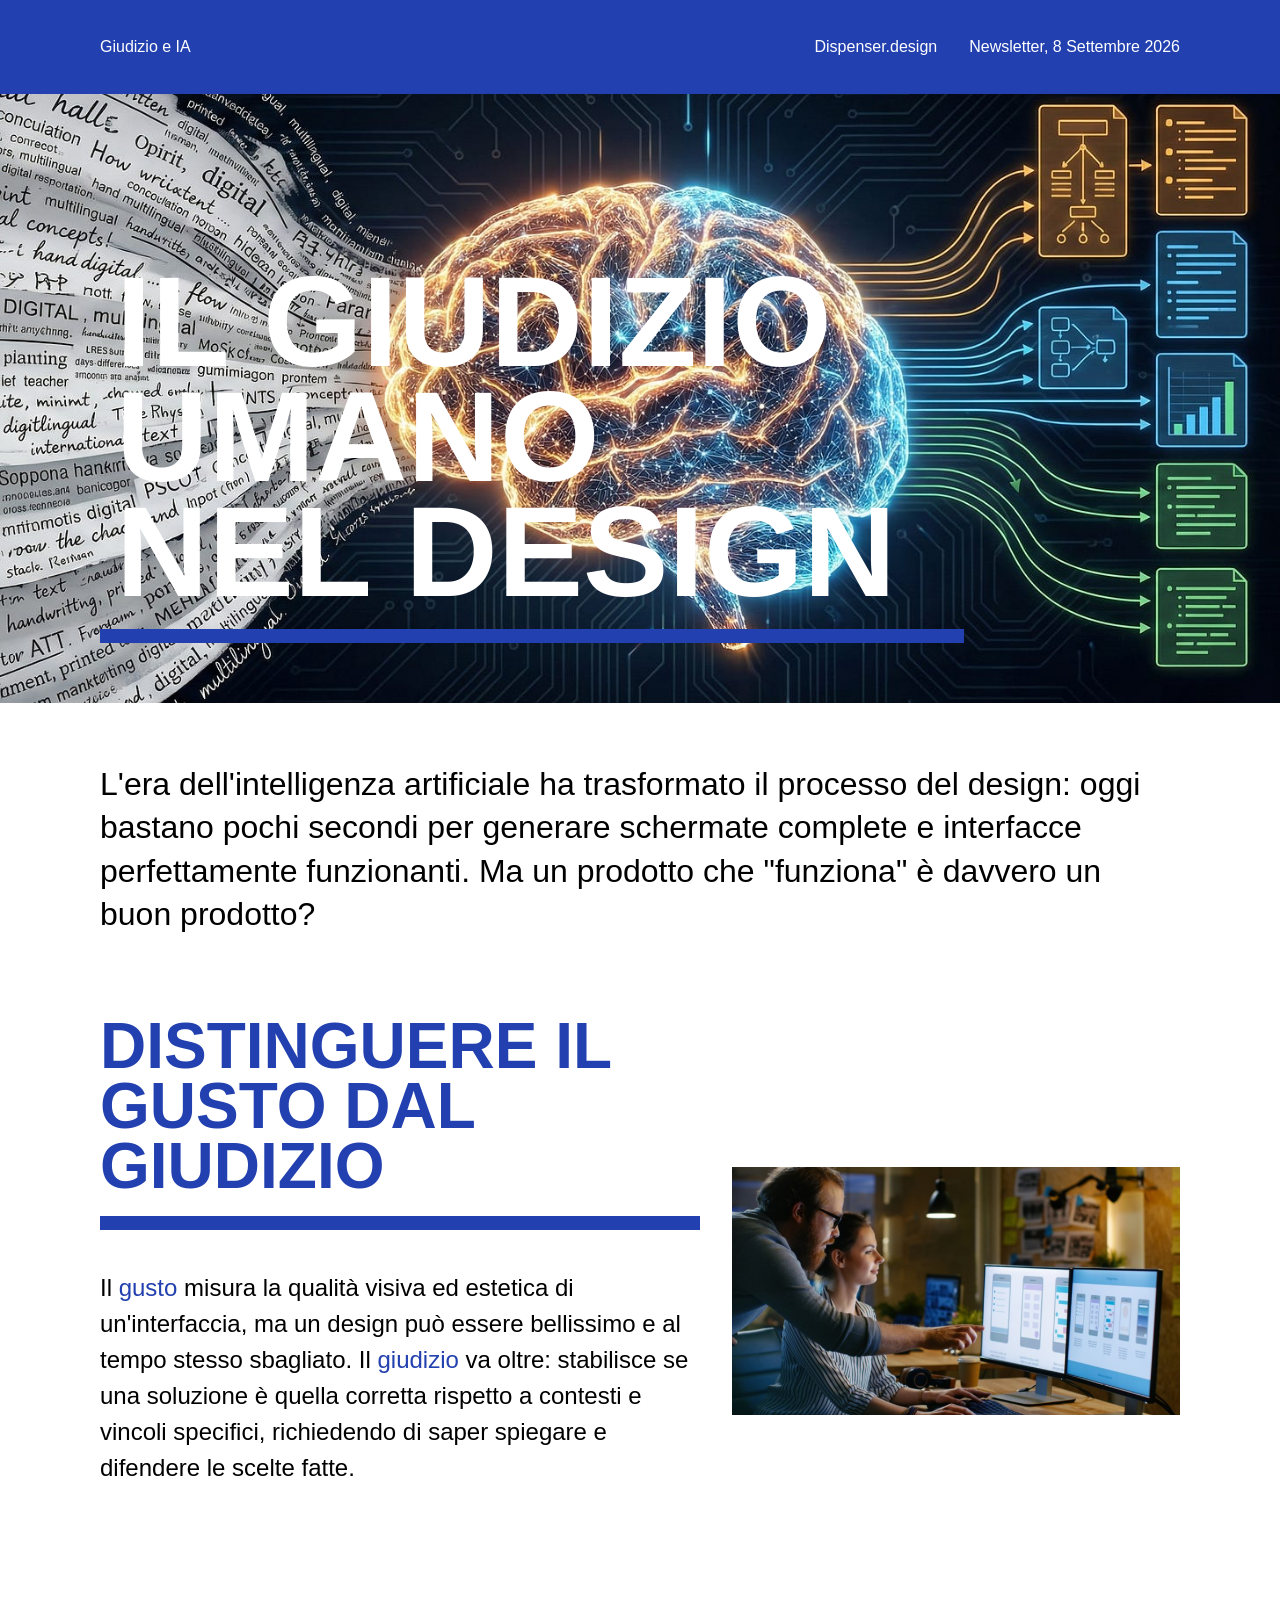
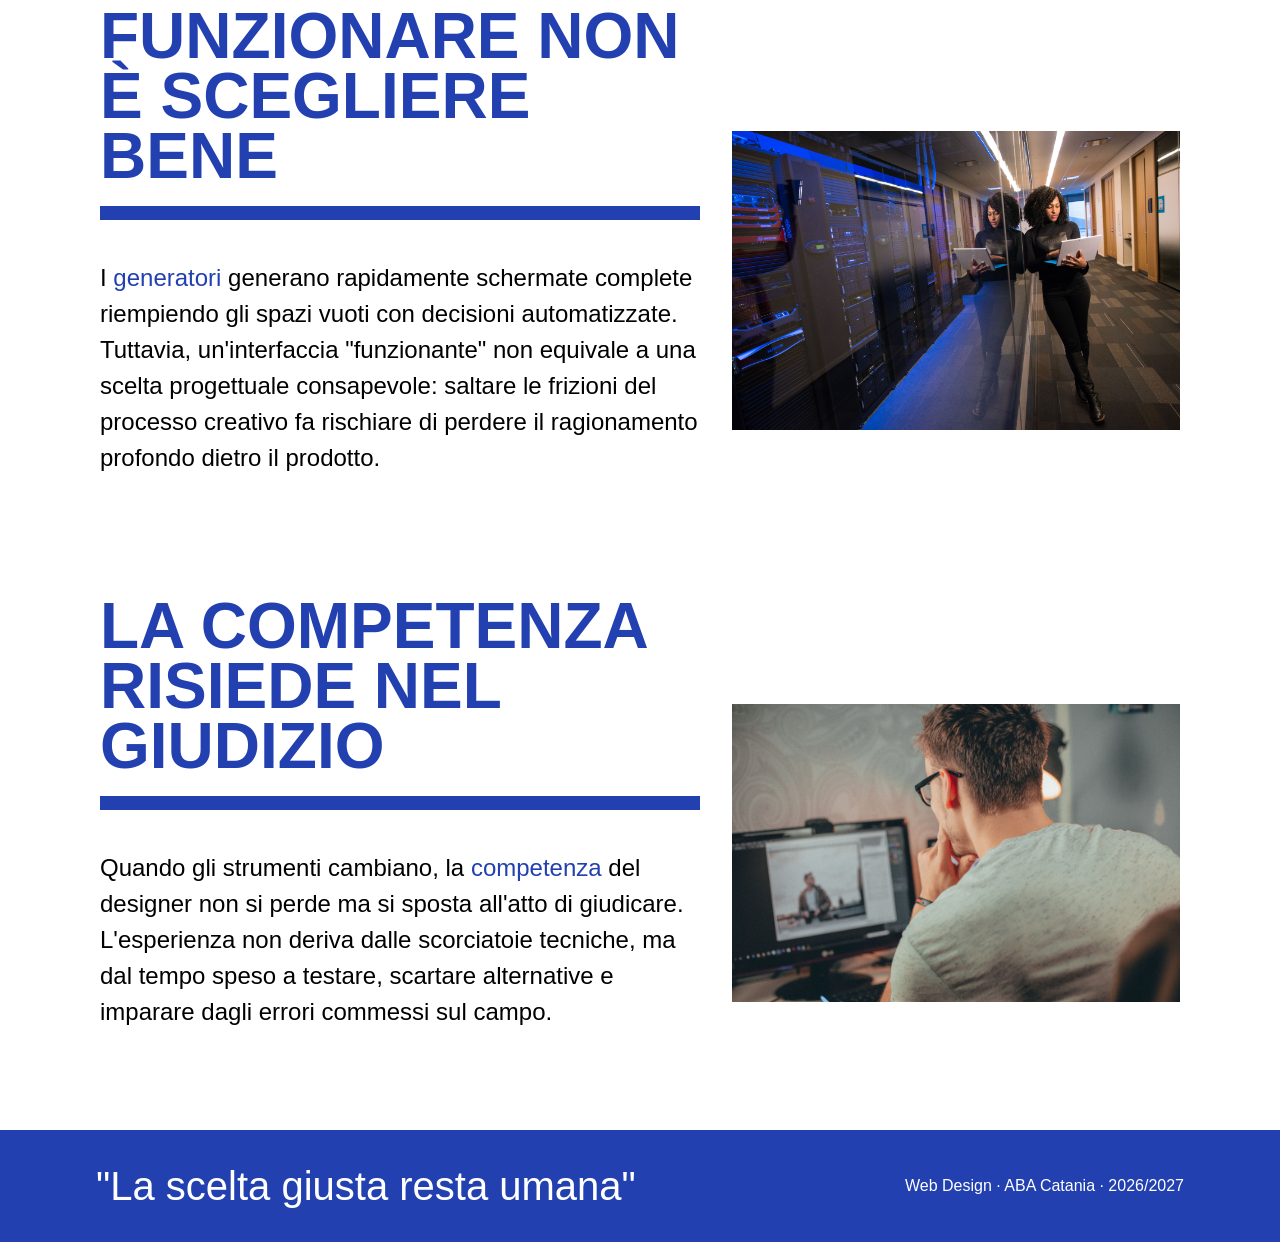
<file: index.html>
<!DOCTYPE html>
<html lang="it">

<head>
  <meta charset="UTF-8">
  <meta name="viewport" content="width=device-width, initial-scale=1.0">
  <title>Giudizio e IA</title>
  <link rel="stylesheet" href="style.css">
</head>

<body>
  <header>
    <div class="header-content">
      <p class="nome-sito">Giudizio e IA</p>
      <nav>
      <ul class="menu">
        <li><a class="fonte-sito" href="https://dispenser.design/">Dispenser.design</a></li>
        <li><a class="newsletter" href="https://dispenser.design/newsletter/079/">Newsletter, 8 Settembre 2026</a></li>
      </ul>
      </nav>
    </div>
  </header>

  <main>
    <section class="apertura contenitore-slide1">
      <div class="contenitore">
        <h1 class="titolo">Il giudizio <br> umano <br> nel design</h1>
      </div>
    </section>

    <section class="contenitore-intro">
      <p>
        L'era dell'intelligenza artificiale ha trasformato il processo del design:
        oggi bastano pochi secondi per generare schermate complete e interfacce
        perfettamente funzionanti. Ma un prodotto che "funziona" è davvero un buon prodotto?
      </p>
    </section>

    <section class="slide-1">
      <div class="contenitore">
        <div class="testo">
          <h2>Distinguere il gusto dal giudizio</h2>
          <p>
            Il <span class="parola-evidenziata">gusto</span> misura la qualità visiva ed estetica di un'interfaccia, ma
            un design può essere bellissimo e al tempo stesso sbagliato.
            Il <span class="parola-evidenziata">giudizio</span> va oltre: stabilisce se una soluzione è quella corretta
            rispetto a contesti e vincoli specifici,
            richiedendo di saper spiegare e difendere le scelte fatte.
          </p>
        </div>
        <img src="img/Screenshot 2026-10-09 231506.png" alt="Descrizione dell'immagine">
      </div>
    </section>

    <section class="slide-2">
      <div class="contenitore">
        <div class="testo">
          <h2>Funzionare non è scegliere bene</h2>
          <p>
            I <span class="parola-evidenziata">generatori</span> generano rapidamente schermate complete riempiendo gli
            spazi vuoti con decisioni automatizzate.
            Tuttavia, un'interfaccia "funzionante" non equivale a una scelta progettuale consapevole:
            saltare le frizioni del processo creativo fa rischiare di perdere il ragionamento profondo dietro il
            prodotto.
          </p>
        </div>
        <img src="img/pexels-divinetechygirl-1181316.jpg" alt="Descrizione dell'immagine">
      </div>
    </section>

    <section class="slide-3">
      <div class="contenitore">
        <div class="testo">
          <h2>La competenza risiede nel giudizio</h2>
          <p>
            Quando gli strumenti cambiano, la <span class="parola-evidenziata">competenza</span> del designer non si perde ma si sposta all'atto di giudicare.
            L'esperienza non deriva dalle scorciatoie tecniche, ma dal tempo speso a testare, scartare alternative e
            imparare dagli errori commessi sul campo.
          </p>
        </div>
        <img src="img/pexels-maltelu-1970801.jpg" alt="Descrizione dell'immagine">
      </div>
    </section>

  </main>

  <footer class="contenitore-footer">
    <div class="footer-testo">
    <p class="footer-conclusione">"La scelta giusta resta umana"</p>
    <p class="footer-corso">Web Design · ABA Catania · 2026/2027</p>
    </div>
  </footer>
</body>

</html>
</file>
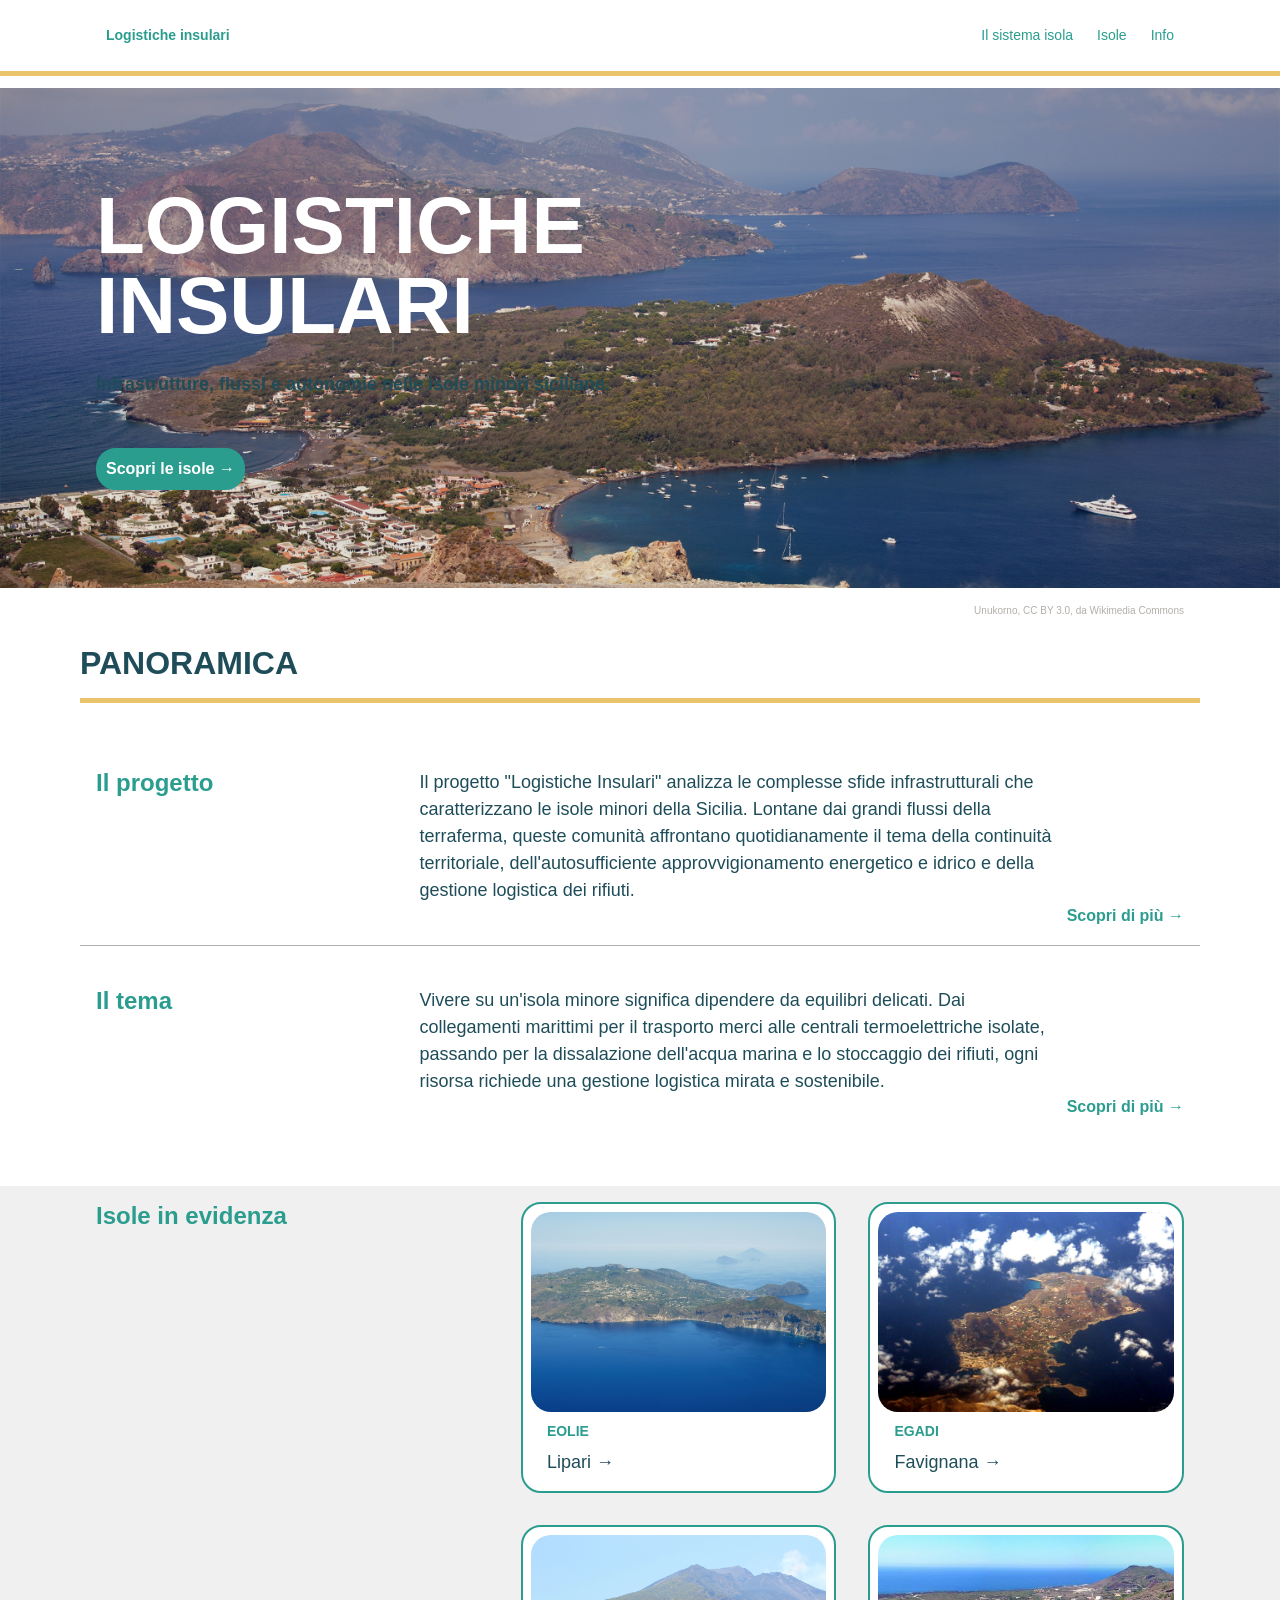
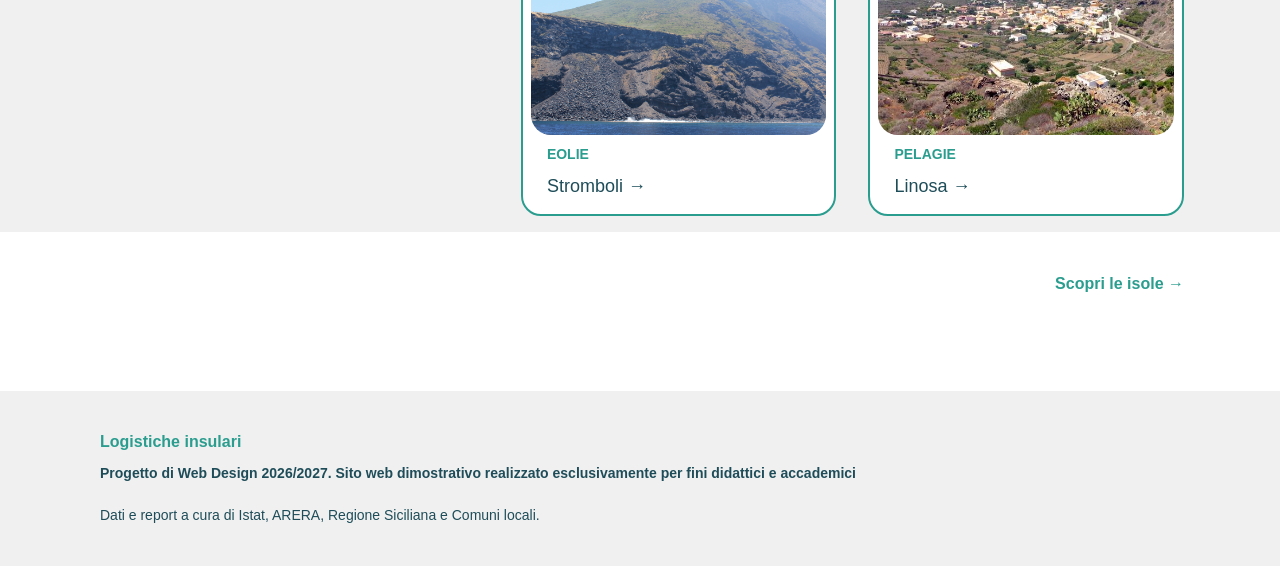
<file: isole/index.html>
<!DOCTYPE html>
<html lang="it">

<head>
    <meta charset="UTF-8">
    <meta name="viewport" content="width=device-width, initial-scale=1.0">
    <title>Logistiche Insulari — Home</title>
    <link rel="stylesheet" href="css/isole.css">
</head>

<body>
    <header>
        <div>
            <nav>
                <a class="logo" href="index.html">Logistiche insulari</a>
                <ul class="menu">
                    <li><a href="tema.html">Il sistema isola</a></li>
                    <li><a href="archivio.html">Isole</a></li>
                    <li><a href="progetto.html">Info</a></li>
                </ul>
            </nav>
        </div>
    </header>

    <main>
        <section class="sezione">
            <div class="hero hero--home">
                <div class="hero-contenuto">
                    <h1>Logistiche<br>Insulari</h1>
                    <p class="hero-sottotitolo">Infrastrutture, flussi e autonomie nelle isole minori siciliane.</p>
                    <a href="archivio.html" class="hero-link">Scopri le isole →</a>
                </div>
            </div>
        </section>

        <div class="crediti">
            <p>Unukorno, CC BY 3.0, da Wikimedia Commons</p>
        </div>

        <div class="contenitore h2-contenitore">
            <h2>Panoramica</h2>
        </div>


        <section class="sezione sezione-panoramica">
            <div class="contenitore contenitore-panoramica">
                <h3>Il progetto</h3>
                <p> Il progetto "Logistiche Insulari" analizza le complesse sfide infrastrutturali che
                    caratterizzano le isole minori della Sicilia. Lontane dai grandi flussi della terraferma,
                    queste comunità affrontano quotidianamente il tema della continuità territoriale,
                    dell'autosufficiente approvvigionamento energetico e idrico e della gestione logistica dei
                    rifiuti.
                </p>
                <a href="progetto.html" class="link-scopri">Scopri di più →</a>
            </div>

            <div class="contenitore-panoramica">
                <h3>Il tema</h3>
                <p> Vivere su un'isola minore significa dipendere da equilibri delicati. Dai collegamenti
                    marittimi per il trasporto merci alle centrali termoelettriche isolate, passando per la
                    dissalazione dell'acqua marina e lo stoccaggio dei rifiuti, ogni risorsa richiede una
                    gestione logistica mirata e sostenibile.
                </p>
                <a href="tema.html" class="link-scopri">Scopri di più →</a>
            </div>
        </section>

        <section class="sezione-isole-evidenza">
            <div class="contenitore contenitore-isole-evidenza">
                <h3>Isole in evidenza</h3>

                <div class="contenitore-card">
                    <article class="card-isola">
                        <a href="lipari.html"><img src="img/lipari_hero.jpg" alt="Lipari" width="1200" height="200">
                        </a>
                        <div class="card-info">
                            <p><a href="archivio.html">Eolie</a></p>
                            <a href="lipari.html" class="card-titolo">Lipari →</a>
                        </div>
                    </article>

                    <article class="card-isola">
                        <a href="favignana.html"><img src="img/favignana_hero.jpg" alt="Favignana" width="1200"
                                height="200">
                        </a>
                        <div class="card-info">
                            <p><a href="archivio.html">Egadi</a></p>
                            <a href="favignana.html" class="card-titolo">Favignana →</a>
                        </div>
                    </article>

                    <article class="card-isola">
                        <a href="stromboli.html"><img src="img/stromboli_hero.jpg" alt="Stromboli" width="1200"
                                height="200">
                        </a>
                        <div class="card-info">
                            <p><a href="archivio.html">Eolie</a></p>
                            <a href="stromboli.html" class="card-titolo">Stromboli →</a>
                        </div>
                    </article>

                    <article class="card-isola">
                        <a href="linosa.html"><img src="img/linosa_hero.jpg" alt="Linosa" width="1200" height="200">
                        </a>
                        <div class="card-info">
                            <p><a href="archivio.html">Pelagie</a></p>
                            <a href="linosa.html" class="card-titolo">Linosa →</a>
                        </div>
                    </article>

                </div>
            </div>
        </section>

        <div class="contenitore link-successivo">
            <a href="archivio.html">Scopri le isole →</a>
        </div>

    </main>

    <footer class="contenitore-footer">
        <div class="footer-testo">
            <p class="footer-conclusione">Logistiche insulari</p>
            <p class="footer-corso">Progetto di Web Design 2026/2027. Sito web dimostrativo realizzato esclusivamente per fini didattici e accademici</p>
            <p class="footer-fonti">Dati e report a cura di Istat, ARERA, Regione Siciliana e Comuni locali.</p>
        </div>
    </footer>
</body>

</html>
</file>
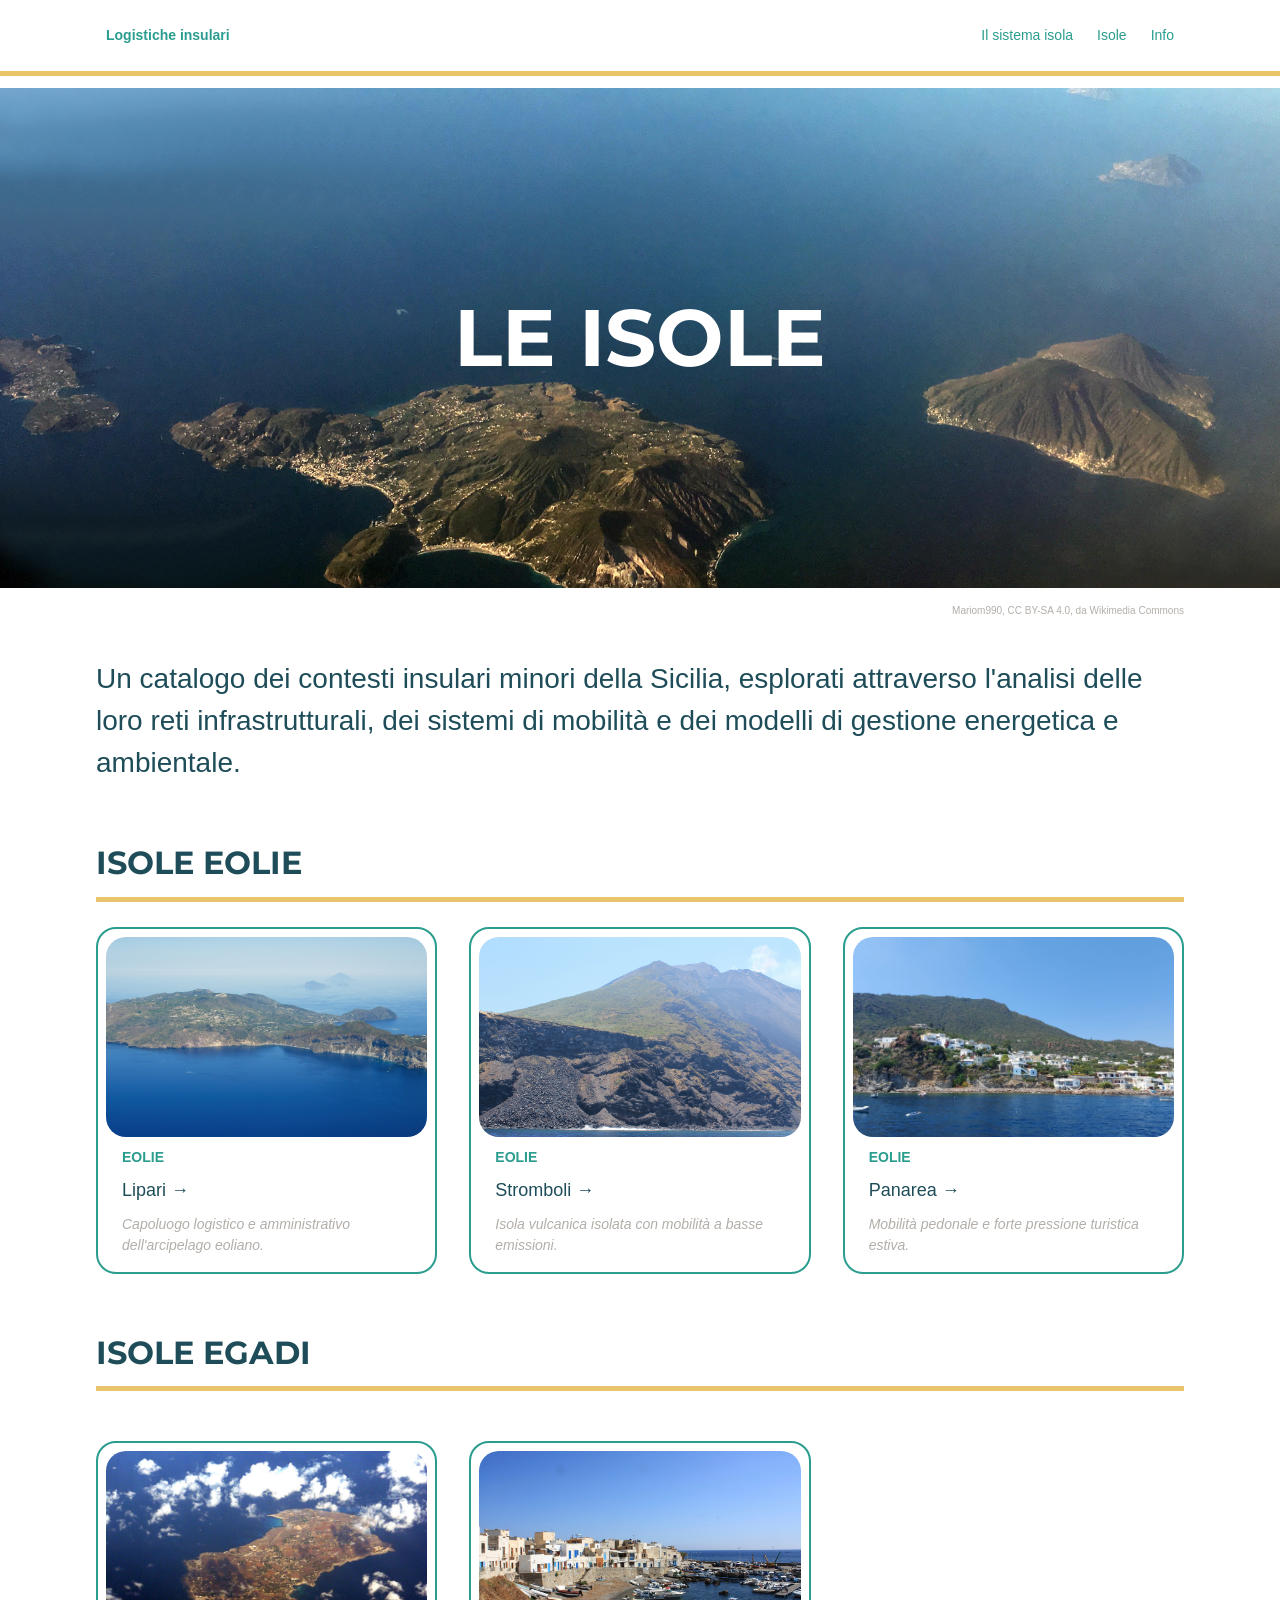
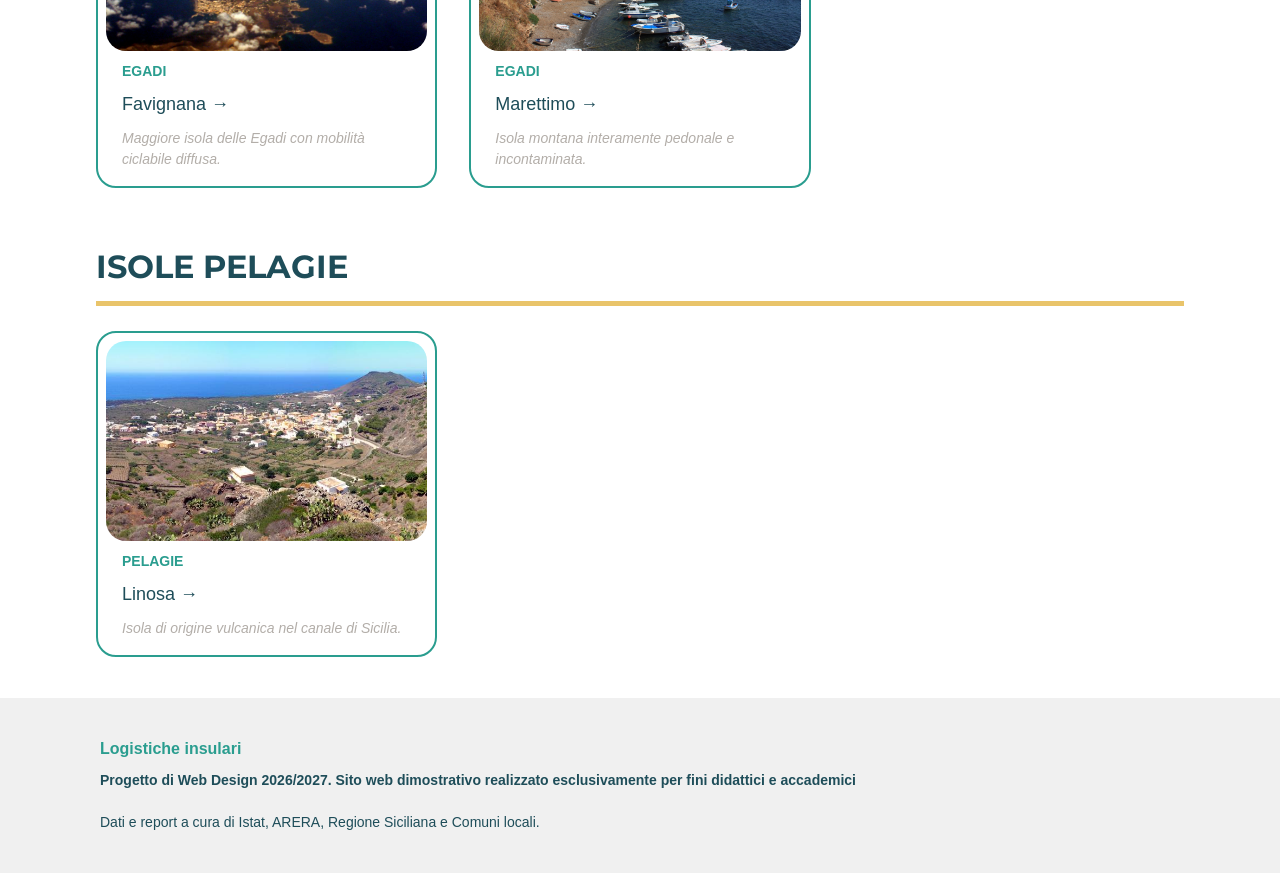
<file: isole/archivio.html>
<!DOCTYPE html>
<html lang="it">

<head>
    <meta charset="UTF-8">
    <meta name="viewport" content="width=device-width, initial-scale=1.0">
    <title>Le Isole — Logistiche Insulari</title>
    <link rel="preconnect" href="https://fonts.googleapis.com">
    <link rel="preconnect" href="https://fonts.gstatic.com">
    <link
        href="https://fonts.googleapis.com/css2?family=Clarity+City:ital,wght@0,100..900;1,100..900&family=Montserrat:ital,wght@0,100..900;1,100..900&family=Spectral:ital,wght@0,200;0,300;0,400;0,500;0,600;0,700;0,800;1,200;1,300;1,400;1,500;1,600;1,700;1,800&display=swap"
        rel="stylesheet">
    <link rel="stylesheet" href="css/isole.css">
</head>

<body>
    <header>
        <div>
            <nav>
                <a class="logo" href="index.html">Logistiche insulari</a>
                <ul class="menu">
                    <li><a href="tema.html">Il sistema isola</a></li>
                    <li><a href="archivio.html">Isole</a></li>
                    <li><a href="progetto.html">Info</a></li>
                </ul>
            </nav>
        </div>
    </header>

    <main>

        <section class="sezione">
            <div class="hero hero--archivio">
                <h1>Le Isole</h1>
            </div>
        </section>

        <div class="crediti">
            <p>Mariom990, CC BY-SA 4.0, da Wikimedia Commons</p>
        </div>

        <section class="sezione">
            <div class="contenitore intro">
                <p>
                    Un catalogo dei contesti insulari minori della Sicilia, esplorati attraverso l'analisi
                    delle loro reti infrastrutturali, dei sistemi di mobilità e dei modelli di gestione energetica e
                    ambientale.
                </p>
            </div>
        </section>

        <section class="sezione">
            <div class="contenitore">
                <h2>Isole Eolie</h2>

                <div class="griglia-card">

                    <div class="card-isola">
                        <a href="lipari.html">
                            <img src="img/lipari_hero.jpg" alt="Lipari">
                        </a>
                        <div class="card-info">
                            <p>Eolie</p>
                            <a href="lipari.html" class="card-titolo">Lipari →</a>
                            <figcaption class="didascalia">Capoluogo logistico e amministrativo dell'arcipelago eoliano.
                            </figcaption>
                        </div>
                    </div>

                    <div class="card-isola">
                        <a href="stromboli.html">
                            <img src="img/stromboli_hero.jpg" alt="Stromboli">
                        </a>
                        <div class="card-info">
                            <p>Eolie</p>
                            <a href="stromboli.html" class="card-titolo">Stromboli →</a>
                            <figcaption class="didascalia">Isola vulcanica isolata con mobilità a basse emissioni.
                            </figcaption>
                        </div>
                    </div>

                    <div class="card-isola">
                        <a href="panarea.html">
                            <img src="img/panarea_hero.jpg" alt="Panarea">
                        </a>
                        <div class="card-info">
                            <p>Eolie</p>
                            <a href="panarea.html" class="card-titolo">Panarea →</a>
                            <figcaption class="didascalia"> Mobilità pedonale e forte pressione turistica estiva.
                            </figcaption>
                        </div>
                    </div>

                </div>
            </div>
        </section>

        <section class="sezione">
            <div class="contenitore contenitore-colonna">
                <h2>Isole Egadi</h2>

                <div class="griglia-card">
                    <div class="card-isola">
                        <a href="favignana.html">
                            <img src="img/favignana_hero.jpg" alt="Favignana">
                        </a>
                        <div class="card-info">
                            <p>Egadi</p>
                            <a href="favignana.html" class="card-titolo">Favignana →</a>
                            <figcaption class="didascalia">Maggiore isola delle Egadi con mobilità ciclabile diffusa.
                            </figcaption>
                        </div>
                    </div>

                    <div class="card-isola">
                        <a href="marettimo.html">
                            <img src="img/marettimo_hero.jpg" alt="Marettimo">
                        </a>
                        <div class="card-info">
                            <p>Egadi</p>
                            <a href="marettimo.html" class="card-titolo">Marettimo →</a>
                            <figcaption class="didascalia">Isola montana interamente pedonale e incontaminata.
                            </figcaption>
                        </div>
                    </div>

                </div>
            </div>
        </section>

        <section class="sezione">
            <div class="contenitore">
                <h2>Isole Pelagie</h2>
                <div class="griglia-card">
                    <div class="card-isola">
                        <a href="linosa.html">
                            <img src="img/linosa_hero.jpg" alt="Linosa">
                        </a>
                        <div class="card-info">
                            <p>Pelagie</p>
                            <a href="linosa.html" class="card-titolo">Linosa →</a>
                            <figcaption class="didascalia">Isola di origine vulcanica nel canale di Sicilia.
                            </figcaption>
                        </div>
                    </div>

                </div>
            </div>
        </section>

    </main>

    <footer class="contenitore-footer">
        <div class="footer-testo">
            <p class="footer-conclusione">Logistiche insulari</p>
            <p class="footer-corso">Progetto di Web Design 2026/2027. Sito web dimostrativo realizzato esclusivamente per fini didattici e accademici</p>
            <p class="footer-fonti">Dati e report a cura di Istat, ARERA, Regione Siciliana e Comuni locali.</p>
        </div>
    </footer>
</body>

</html>
</file>
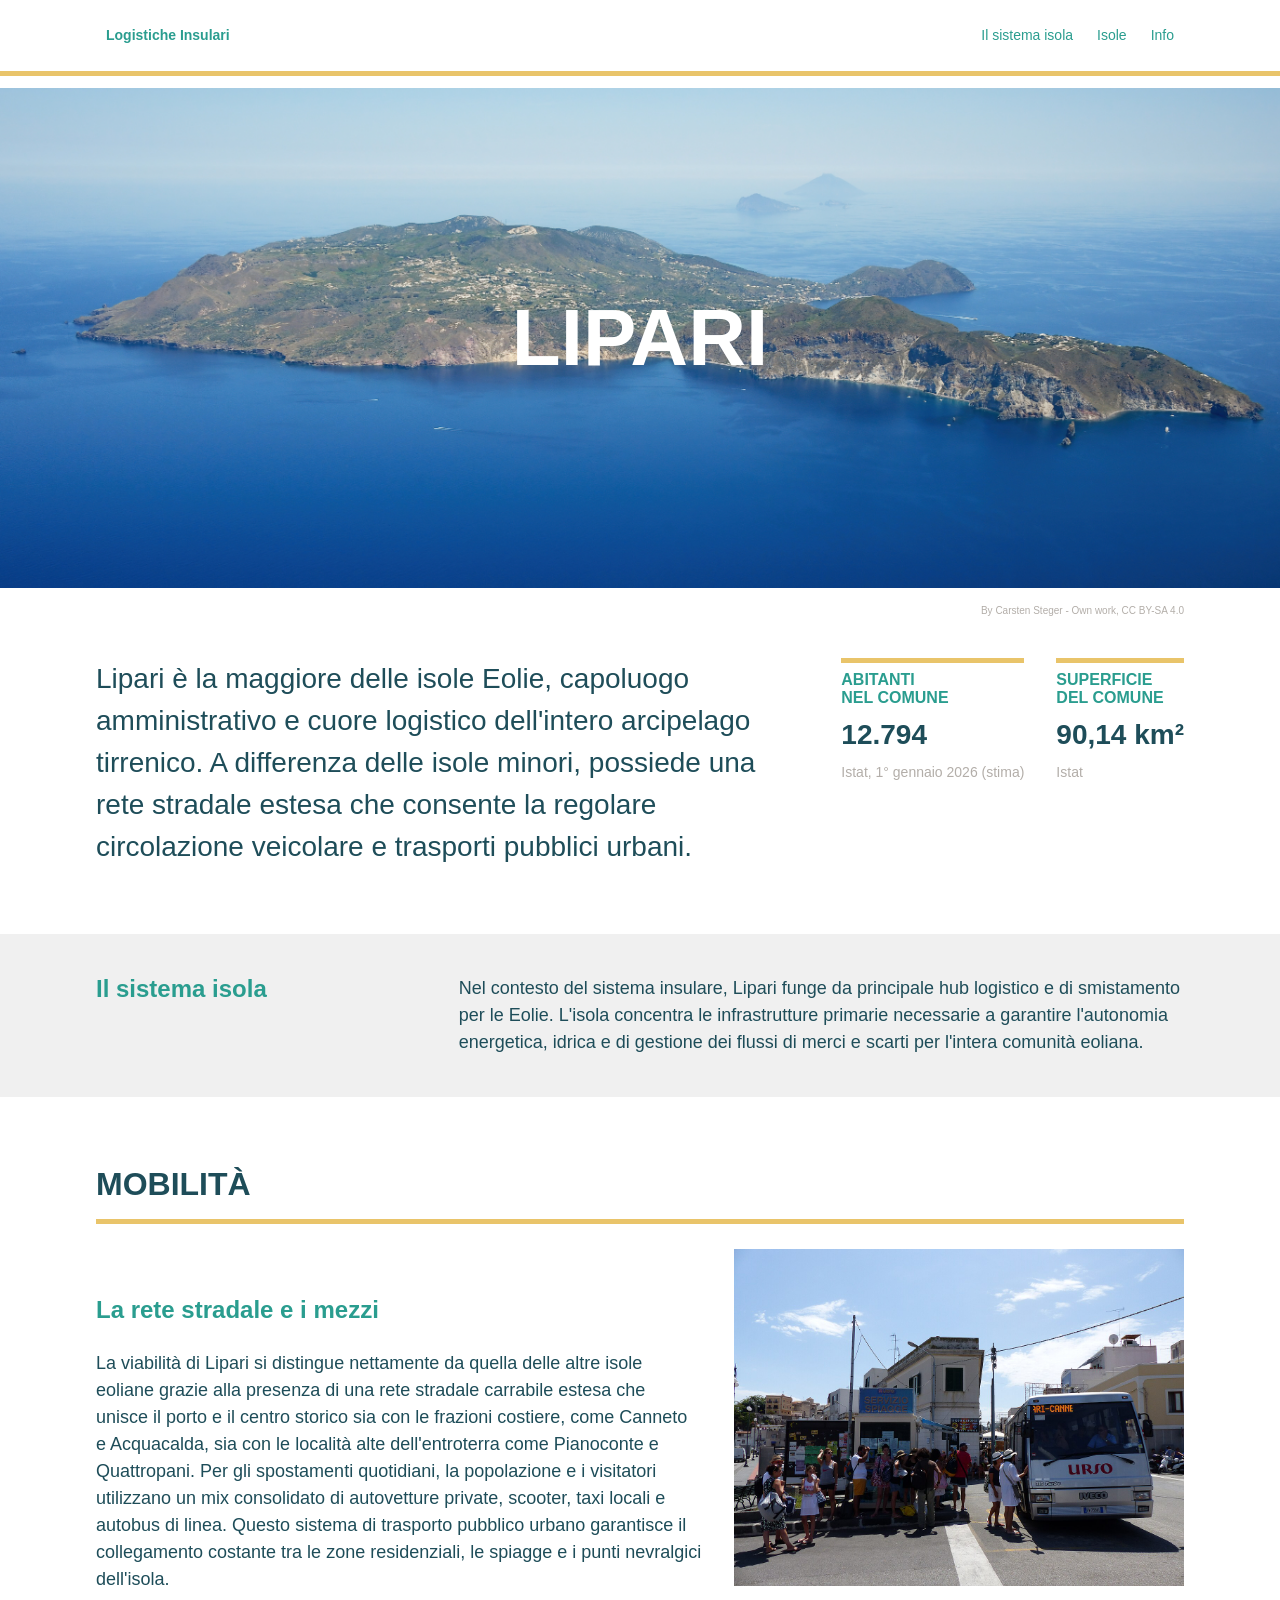
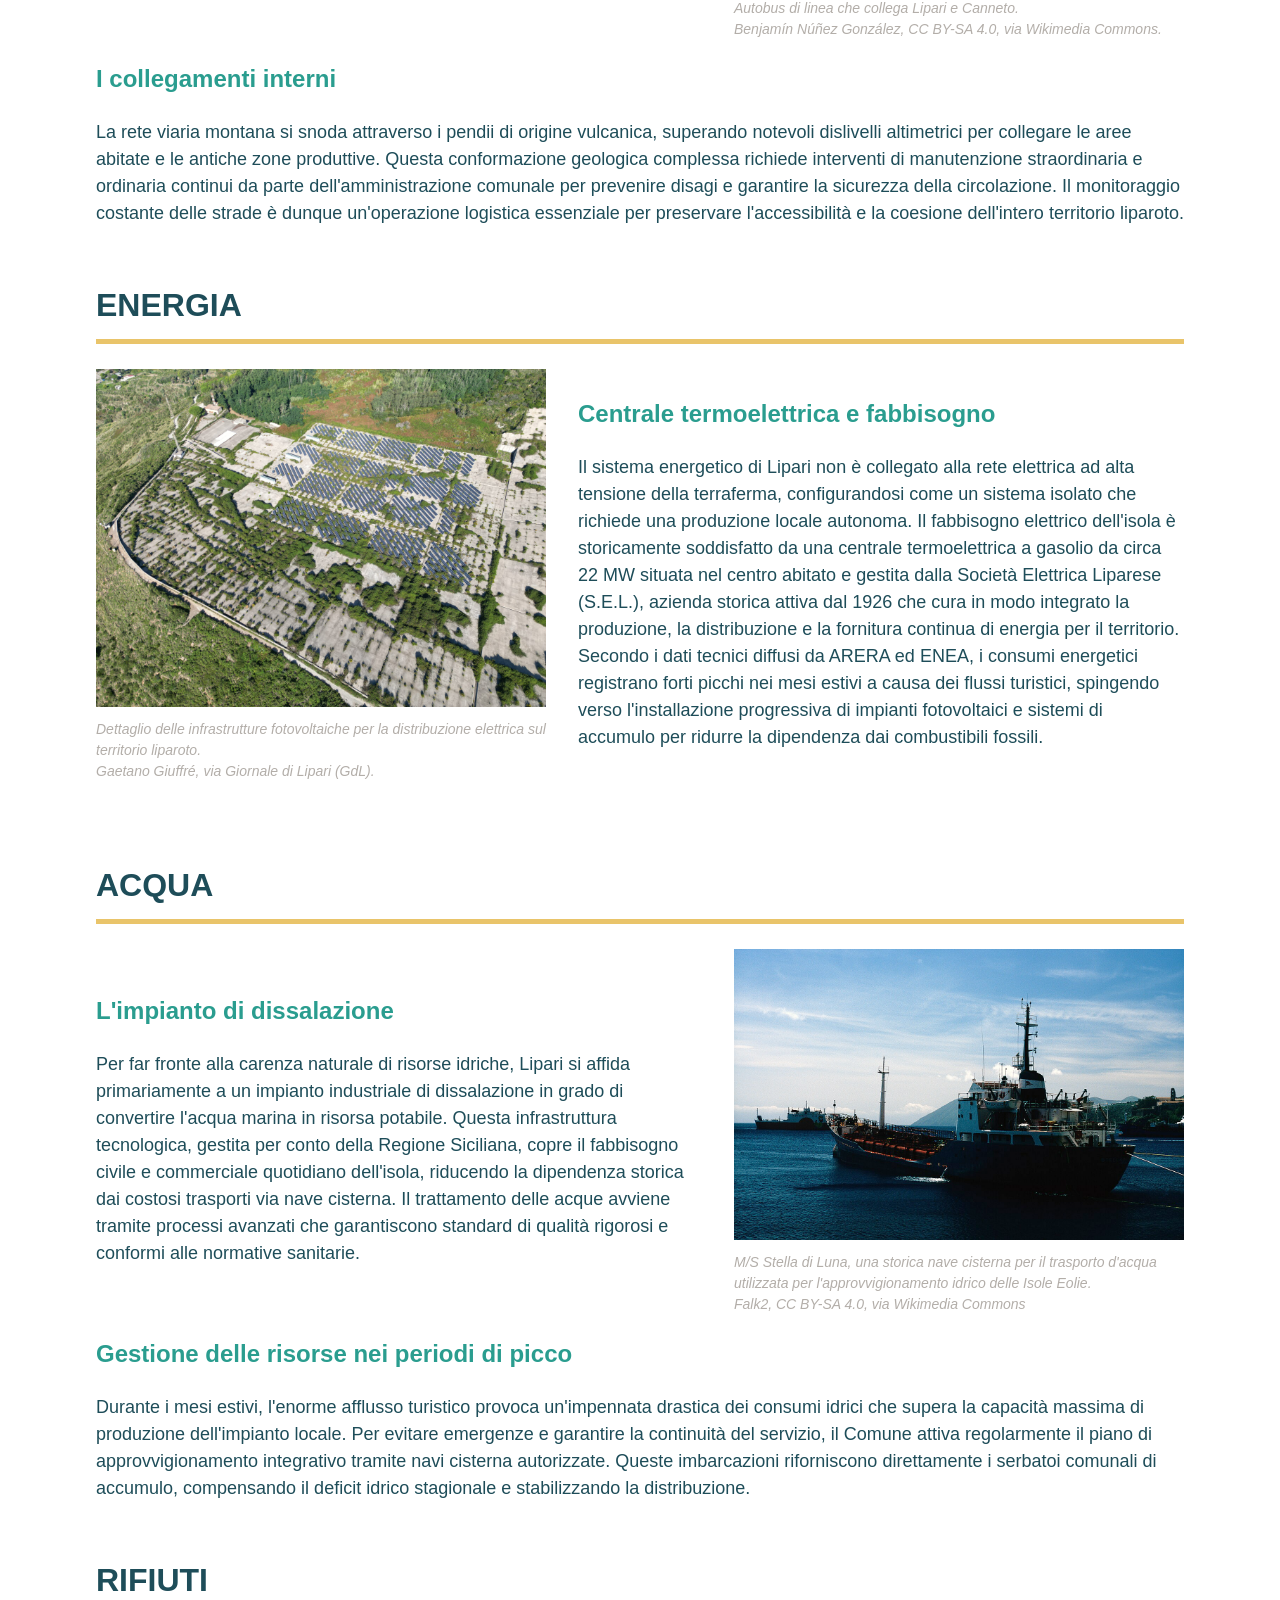
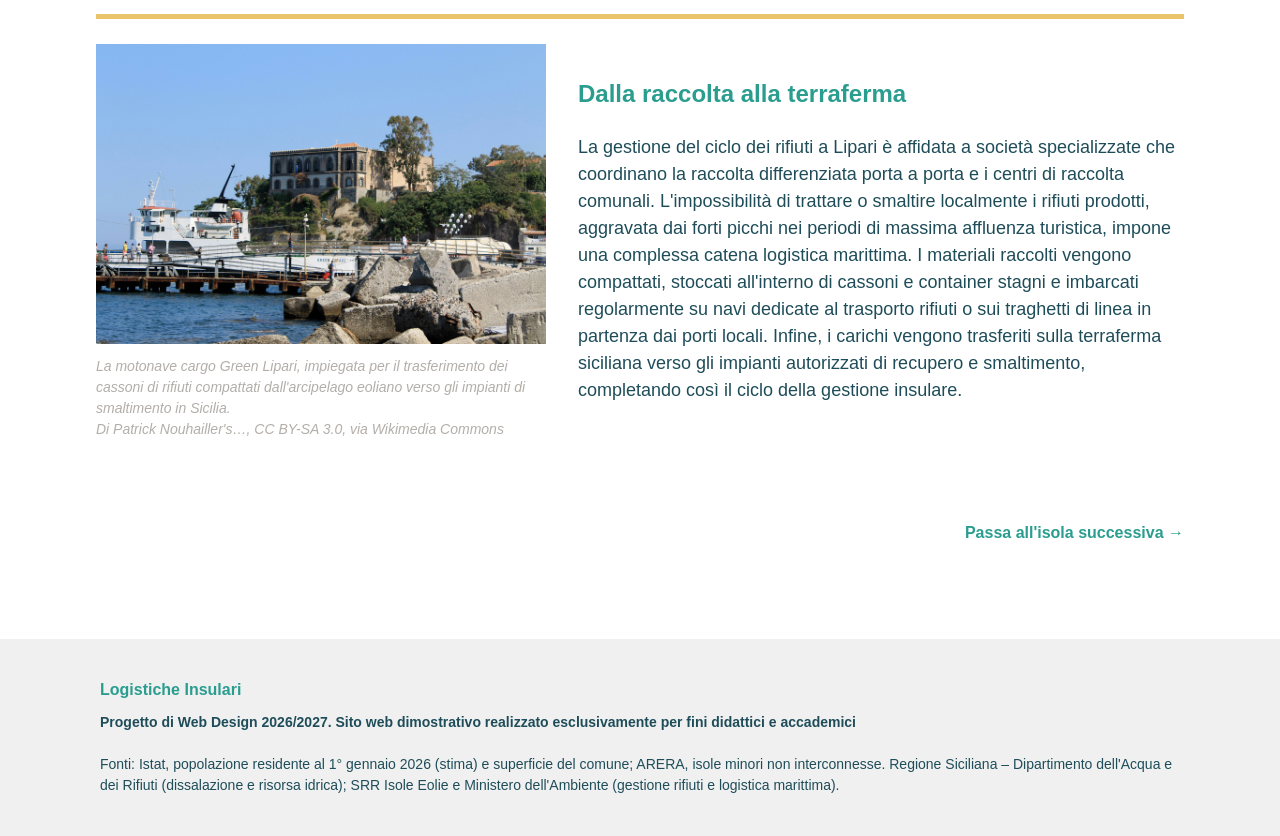
<file: isole/lipari.html>
<!DOCTYPE html>
<html lang="it">

<head>
  <meta charset="UTF-8">
  <meta name="viewport" content="width=device-width, initial-scale=1.0">
  <title>Lipari — Logistiche Insulari</title>
  <link rel="stylesheet" href="css/isole.css">
</head>

<body>
  <header>
    <div>
      <nav>
        <a class="logo" href="index.html">Logistiche Insulari</a>
        <ul class="menu">
          <li><a href="tema.html">Il sistema isola</a></li>
          <li><a href="archivio.html">Isole</a></li>
          <li><a href="progetto.html">Info</a></li>
        </ul>
      </nav>
    </div>
  </header>

  <main>
    <section class="sezione">
      <div class="hero hero--lipari">
        <h1>Lipari</h1>
      </div>
    </section>

    <div class="crediti">
      <p>By Carsten Steger - Own work, CC BY-SA 4.0</p>
    </div>

    <section class="contenitore-intro">
      <div class="intro">
        <p>Lipari è la maggiore delle isole Eolie, capoluogo amministrativo e cuore logistico dell'intero arcipelago
          tirrenico. A differenza delle isole minori, possiede una rete stradale estesa che consente la regolare
          circolazione veicolare e trasporti pubblici urbani.
        </p>
      </div>
      <dl class="dati-comune">
        <div>
          <dt>Abitanti <br> nel comune</dt>
          <dd class="valore">12.794</dd>
          <dd class="fonte">Istat, 1° gennaio 2026 (stima)</dd>
        </div>
        <div>
          <dt>Superficie <br> del comune</dt>
          <dd class="valore">90,14 km²</dd>
          <dd class="fonte">Istat</dd>
        </div>
      </dl>
    </section>

    <section class="sezione sistema-isola">
      <div class="contenitore-tema">
        <h3>Il sistema isola</h3>
        <p>Nel contesto del sistema insulare, Lipari funge da principale hub logistico e di smistamento per le Eolie.
          L'isola concentra le infrastrutture primarie necessarie a garantire l'autonomia energetica, idrica e di
          gestione dei flussi di merci e scarti per l'intera comunità eoliana.
        </p>
      </div>
    </section>

    <section class="sezione">
      <div class="contenitore">
        <h2>Mobilità</h2>
        <div class="contenitore-argomento">
          <div class="testo-argomento">
            <h3>La rete stradale e i mezzi</h3>
            <p>La viabilità di Lipari si distingue nettamente da quella delle altre isole eoliane grazie alla presenza
              di una rete stradale carrabile estesa che unisce il porto e il centro storico sia con le frazioni
              costiere, come Canneto e Acquacalda, sia con le località alte dell'entroterra come Pianoconte e
              Quattropani. Per gli spostamenti quotidiani, la popolazione e i visitatori utilizzano un mix consolidato
              di autovetture private, scooter, taxi locali e autobus di linea. Questo sistema di trasporto pubblico
              urbano garantisce il collegamento costante tra le zone residenziali, le spiagge e i punti nevralgici
              dell'isola.
            </p>
          </div>
          <figure class="blocco-immagine">
            <img src="img/autobus_lipari.jpg" alt="Autobus di linea di Lipari">
            <figcaption class="didascalia">Autobus di linea che collega Lipari e Canneto. <br> Benjamín Núñez González,
              CC BY-SA 4.0, via Wikimedia Commons.</figcaption>
          </figure>
        </div>
        <h3>I collegamenti interni</h3>
        <p>La rete viaria montana si snoda attraverso i pendii di origine vulcanica, superando notevoli dislivelli
          altimetrici per collegare le aree abitate e le antiche zone produttive. Questa conformazione geologica
          complessa richiede interventi di manutenzione straordinaria e ordinaria continui da parte dell'amministrazione
          comunale per prevenire disagi e garantire la sicurezza della circolazione. Il monitoraggio costante delle
          strade è dunque un'operazione logistica essenziale per preservare l'accessibilità e la coesione dell'intero
          territorio liparoto.</p>
      </div>
    </section>

    <section class="sezione">
      <div class="contenitore">
        <h2>Energia</h2>
        <div class="contenitore-argomento">
          <figure class="blocco-immagine">
            <img src="img/pannelli_fotovoltaici_lipari.jpg" alt="Infrastrutture elettriche sul territorio di Lipari">
            <figcaption class="didascalia">Dettaglio delle infrastrutture fotovoltaiche per la distribuzione elettrica
              sul territorio
              liparoto. <br> Gaetano Giuffré, via Giornale di Lipari (GdL).</figcaption>
          </figure>
          <div class="testo-argomento">
            <h3>Centrale termoelettrica e fabbisogno</h3>
            <p>Il sistema energetico di Lipari non è collegato alla rete elettrica ad alta tensione della terraferma,
              configurandosi come un sistema isolato che richiede una produzione locale autonoma. Il fabbisogno
              elettrico dell'isola è storicamente soddisfatto da una centrale termoelettrica a gasolio da circa 22 MW
              situata nel centro abitato e gestita dalla Società Elettrica Liparese (S.E.L.), azienda storica attiva dal
              1926 che cura in modo integrato la produzione, la distribuzione e la fornitura continua di energia per il
              territorio. Secondo i dati tecnici diffusi da ARERA ed ENEA, i consumi energetici registrano forti picchi
              nei mesi estivi a causa dei flussi turistici, spingendo verso l'installazione progressiva di impianti
              fotovoltaici e sistemi di accumulo per ridurre la dipendenza dai combustibili fossili.
            </p>
          </div>

        </div>
      </div>
    </section>

    <section class="sezione">
      <div class="contenitore">
        <h2>Acqua</h2>
        <div class="contenitore-argomento">
          <div class="testo-argomento">
            <h3>L'impianto di dissalazione</h3>
            <p>Per far fronte alla carenza naturale di risorse idriche, Lipari si affida primariamente a un impianto
              industriale di dissalazione in grado di convertire l'acqua marina in risorsa potabile. Questa
              infrastruttura tecnologica, gestita per conto della Regione Siciliana, copre il fabbisogno civile e
              commerciale quotidiano dell'isola, riducendo la dipendenza storica dai costosi trasporti via nave
              cisterna. Il trattamento delle acque avviene tramite processi avanzati che garantiscono standard di
              qualità rigorosi e conformi alle normative sanitarie.</p>
          </div>
          <figure class="blocco-immagine">
            <img src="img/nave_cisterrna_stella_di_luna_lipari.jpg" alt="Nave cisterna storica di Lipari">
            <figcaption class="didascalia">M/S Stella di Luna, una storica nave cisterna per il trasporto d'acqua
              utilizzata per l'approvvigionamento idrico delle Isole Eolie. <br> Falk2, CC BY-SA 4.0, via Wikimedia
              Commons
            </figcaption>
          </figure>
        </div>
        <h3>Gestione delle risorse nei periodi di picco</h3>
        <p>Durante i mesi estivi, l'enorme afflusso turistico provoca un'impennata drastica dei consumi idrici che
          supera la capacità massima di produzione dell'impianto locale. Per evitare emergenze e garantire la continuità
          del servizio, il Comune attiva regolarmente il piano di approvvigionamento integrativo tramite navi cisterna
          autorizzate. Queste imbarcazioni riforniscono direttamente i serbatoi comunali di accumulo, compensando il
          deficit idrico stagionale e stabilizzando la distribuzione.</p>
      </div>
    </section>

    <section class="sezione">
      <div class="contenitore">
        <h2>Rifiuti</h2>
        <div class="contenitore-argomento">
          <figure class="blocco-immagine">
            <img src="img/lipari_nave_rifiuti.jpg" alt="Green Lipari">
            <figcaption class="didascalia">La motonave cargo Green Lipari, impiegata per il trasferimento dei cassoni di
              rifiuti compattati dall'arcipelago eoliano verso gli impianti di smaltimento in Sicilia. <br> Di Patrick
              Nouhailler's…, CC BY-SA 3.0, via Wikimedia
              Commons</figcaption>
          </figure>
          <div class="testo-argomento">
            <h3>Dalla raccolta alla terraferma</h3>
            <p>La gestione del ciclo dei rifiuti a Lipari è affidata a società specializzate che coordinano la raccolta
              differenziata porta a porta e i centri di raccolta comunali. L'impossibilità di trattare o smaltire
              localmente i rifiuti prodotti, aggravata dai forti picchi nei periodi di massima affluenza turistica,
              impone una complessa catena logistica marittima. I materiali raccolti vengono compattati, stoccati
              all'interno di cassoni e container stagni e imbarcati regolarmente su navi dedicate al trasporto rifiuti o
              sui traghetti di linea in partenza dai porti locali. Infine, i carichi vengono trasferiti sulla terraferma
              siciliana verso gli impianti autorizzati di recupero e smaltimento, completando così il ciclo della
              gestione insulare.</p>
          </div>
        </div>
      </div>
    </section>

    <div class="contenitore link-successivo">
      <a href="favignana.html">Passa all'isola successiva →</a>
    </div>
  </main>

  <footer class="contenitore-footer">
    <div class="footer-testo">
      <p class="footer-conclusione">Logistiche Insulari</p>
      <p class="footer-corso">Progetto di Web Design 2026/2027. Sito web dimostrativo realizzato esclusivamente per fini
        didattici e accademici</p>
      <p class="footer-fonti">Fonti: Istat, popolazione residente al 1° gennaio 2026 (stima) e superficie del comune;
        ARERA, isole minori non interconnesse. Regione Siciliana – Dipartimento dell'Acqua e dei Rifiuti (dissalazione e
        risorsa idrica); SRR Isole Eolie e Ministero dell'Ambiente (gestione rifiuti e logistica marittima).</p>
    </div>
  </footer>
</body>

</html>
</file>
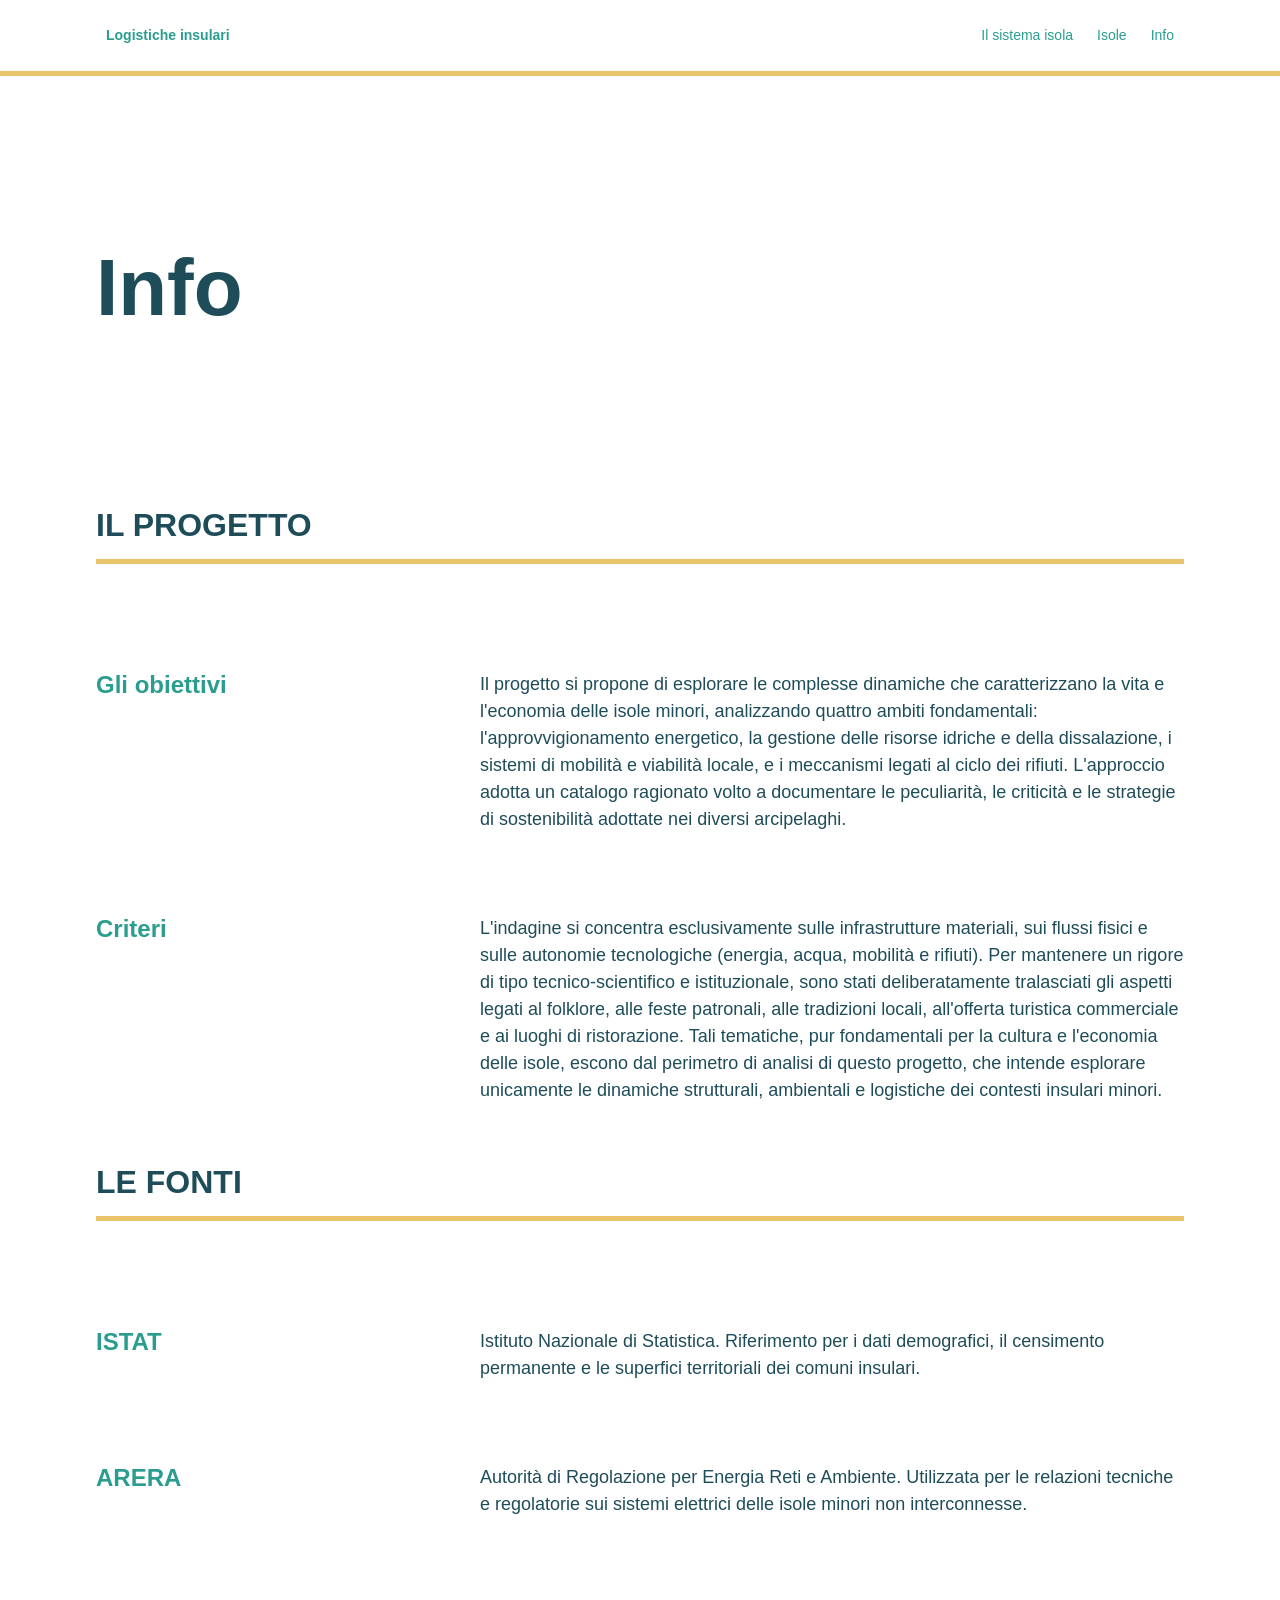
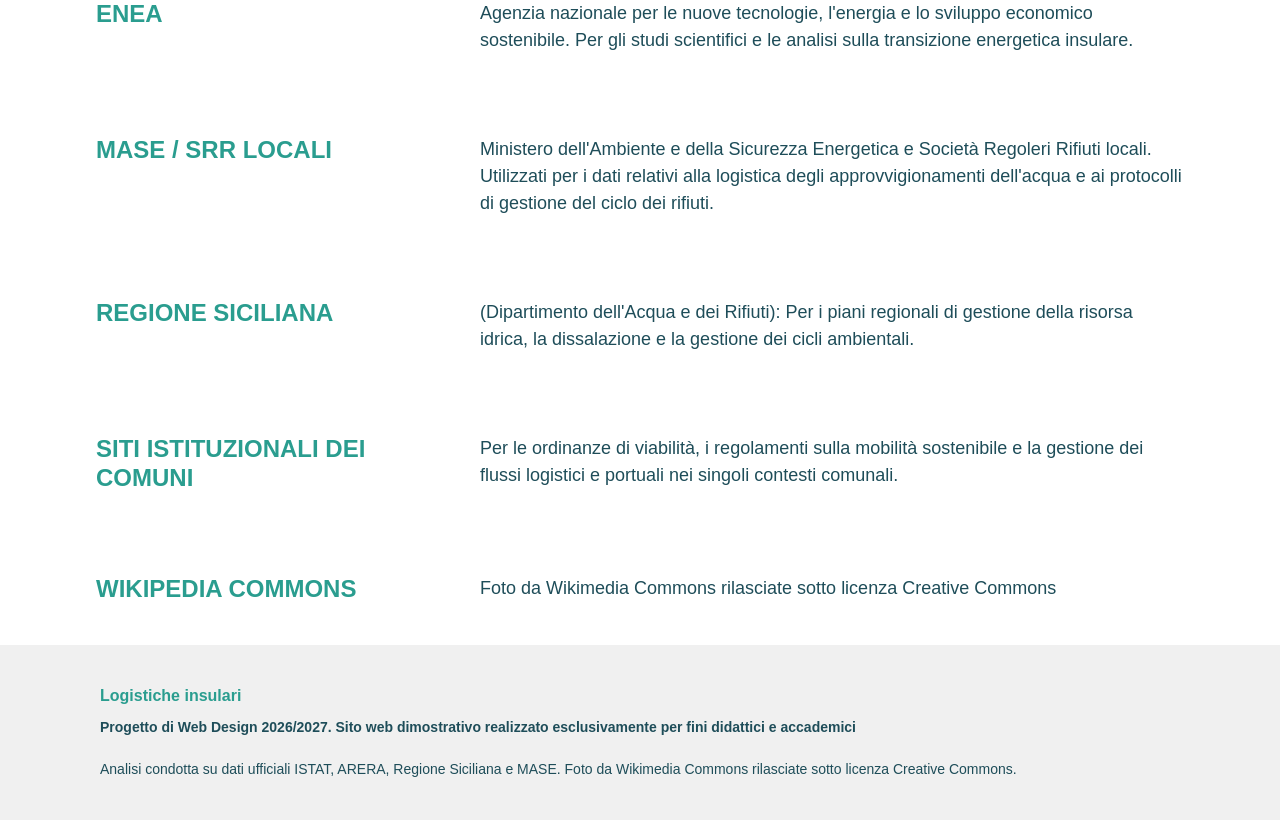
<file: isole/progetto.html>
<!DOCTYPE html>
<html lang="it">

<head>
    <meta charset="UTF-8">
    <meta name="viewport" content="width=device-width, initial-scale=1.0">
    <title>Info — Logistiche Insulari</title>
    <link rel="stylesheet" href="css/isole.css">
</head>

<body>
    <!-- HEADER -->
    <header>
        <nav>
            <a class="logo" href="index.html">Logistiche insulari</a>
            <ul class="menu">
                <li><a href="tema.html">Il sistema isola</a></li>
                <li><a href="archivio.html">Isole</a></li>
                <li><a href="progetto.html">Info</a></li>
            </ul>
        </nav>
    </header>

    <main>
        <!-- TITOLO PRINCIPALE -->
        <section class="sezione">
            <div class="hero hero--tema">
                <div class="hero-contenuto">
                    <h1>Info</h1>
                </div>
        </section>

        <!-- SEZIONE IL PROGETTO -->
        <section class="sezione">
            <div class="contenitore">
                <h2>IL PROGETTO</h2>
            </div>
            <div class="contenitore contenitore-panoramica">
                <div class="testo-argomento">
                    <h3>Gli obiettivi</h3>
                    <p>Il progetto si propone di esplorare le complesse dinamiche che caratterizzano la vita e
                        l'economia
                        delle isole minori, analizzando quattro ambiti fondamentali: l'approvvigionamento energetico, la
                        gestione delle risorse idriche e della dissalazione, i sistemi di mobilità e viabilità locale, e
                        i
                        meccanismi legati al ciclo dei rifiuti. L'approccio adotta un catalogo ragionato volto a
                        documentare
                        le peculiarità, le criticità e le strategie di sostenibilità adottate nei diversi arcipelaghi.
                    </p>
                </div>
            </div>

            <div class="contenitore contenitore-panoramica">
                <div class="testo-argomento">
                    <h3>Criteri</h3>
                    <p>L'indagine si concentra esclusivamente sulle infrastrutture materiali, sui flussi fisici e sulle
                        autonomie tecnologiche (energia, acqua, mobilità e rifiuti). Per mantenere un rigore di tipo
                        tecnico-scientifico e istituzionale, sono stati deliberatamente tralasciati gli aspetti legati
                        al
                        folklore, alle feste patronali, alle tradizioni locali, all'offerta turistica commerciale e ai
                        luoghi di ristorazione. Tali tematiche, pur fondamentali per la cultura e l'economia delle
                        isole,
                        escono dal perimetro di analisi di questo progetto, che intende esplorare unicamente le
                        dinamiche
                        strutturali, ambientali e logistiche dei contesti insulari minori.</p>
                </div>
            </div>
        </section>

        <section class="sezione">
            <div class="contenitore">
                <h2>LE FONTI</h2>
            </div>

            <div class="contenitore contenitore-panoramica">
                <div class="testo-argomento">
                    <h3>ISTAT</h3>
                    <p>Istituto Nazionale di Statistica. Riferimento per i dati demografici, il censimento permanente e
                        le
                        superfici territoriali dei comuni insulari.</p>
                </div>
            </div>

            <div class="contenitore contenitore-panoramica">
                <div class="testo-argomento">
                    <h3>ARERA</h3>
                    <p>Autorità di Regolazione per Energia Reti e Ambiente. Utilizzata per le relazioni tecniche e
                        regolatorie sui sistemi elettrici delle isole minori non interconnesse.</p>
                </div>
            </div>

            <div class="contenitore contenitore-panoramica">
                <div class="testo-argomento">
                    <h3>ENEA</h3>
                    <p>Agenzia nazionale per le nuove tecnologie, l'energia e lo sviluppo economico sostenibile.
                        Per gli
                        studi scientifici e le analisi sulla transizione energetica insulare.</p>
                </div>
            </div>

            <div class="contenitore contenitore-panoramica">
                <div class="testo-argomento">
                    <h3>MASE / SRR LOCALI</h3>
                    <p>Ministero dell'Ambiente e della Sicurezza Energetica e Società Regoleri Rifiuti locali.
                        Utilizzati per i dati relativi alla logistica degli approvvigionamenti dell'acqua e ai
                        protocolli di gestione del ciclo dei rifiuti.</p>
                </div>
            </div>

            <div class="contenitore contenitore-panoramica">
                <div class="testo-argomento">
                    <h3>REGIONE SICILIANA</h3>
                    <p>(Dipartimento dell'Acqua e dei Rifiuti): Per i piani regionali di gestione della
                        risorsa
                        idrica, la
                        dissalazione e la gestione dei cicli ambientali.</p>
                </div>
            </div>

            <div class="contenitore contenitore-panoramica">
                <div class="testo-argomento">
                    <h3>SITI ISTITUZIONALI DEI COMUNI</h3>
                    <p>Per le ordinanze di viabilità, i regolamenti sulla mobilità sostenibile e la gestione
                        dei
                        flussi
                        logistici e portuali nei singoli contesti comunali.</p>
                </div>
            </div>

            <div class="contenitore contenitore-panoramica">
                <div class="testo-argomento">
                    <h3>WIKIPEDIA COMMONS</h3>
                    <p>Foto da Wikimedia Commons rilasciate sotto licenza Creative Commons</p>
                </div>
            </div>
        </section>

    </main>

    <!-- FOOTER -->
    <footer class="contenitore-footer">
        <div class="footer-testo">
            <p class="footer-conclusione">Logistiche insulari</p>
            <p class="footer-corso">Progetto di Web Design 2026/2027. Sito web dimostrativo realizzato esclusivamente
                per fini didattici e accademici</p>
            <p class="footer-fonti">Analisi condotta su dati ufficiali ISTAT, ARERA, Regione Siciliana e MASE. Foto da
                Wikimedia Commons rilasciate sotto licenza Creative Commons.</p>
        </div>
    </footer>
</body>

</html>
</file>
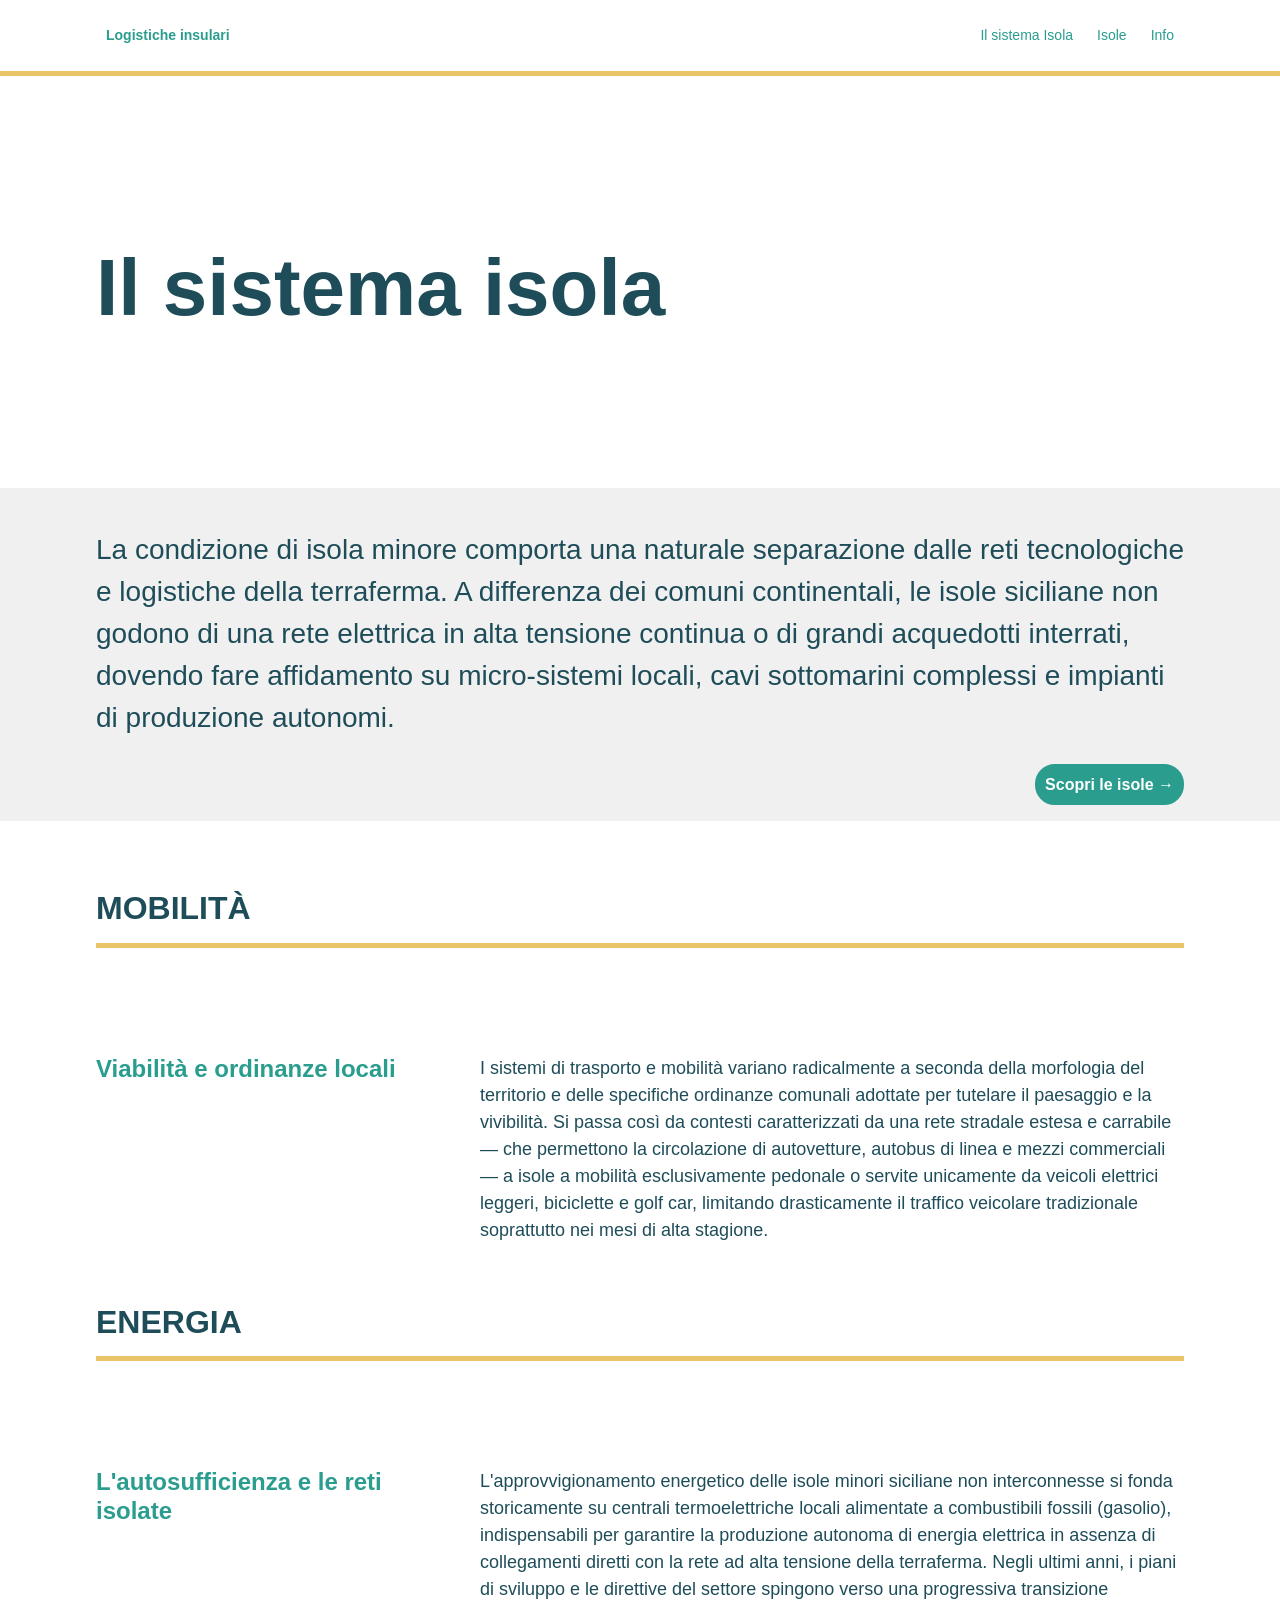
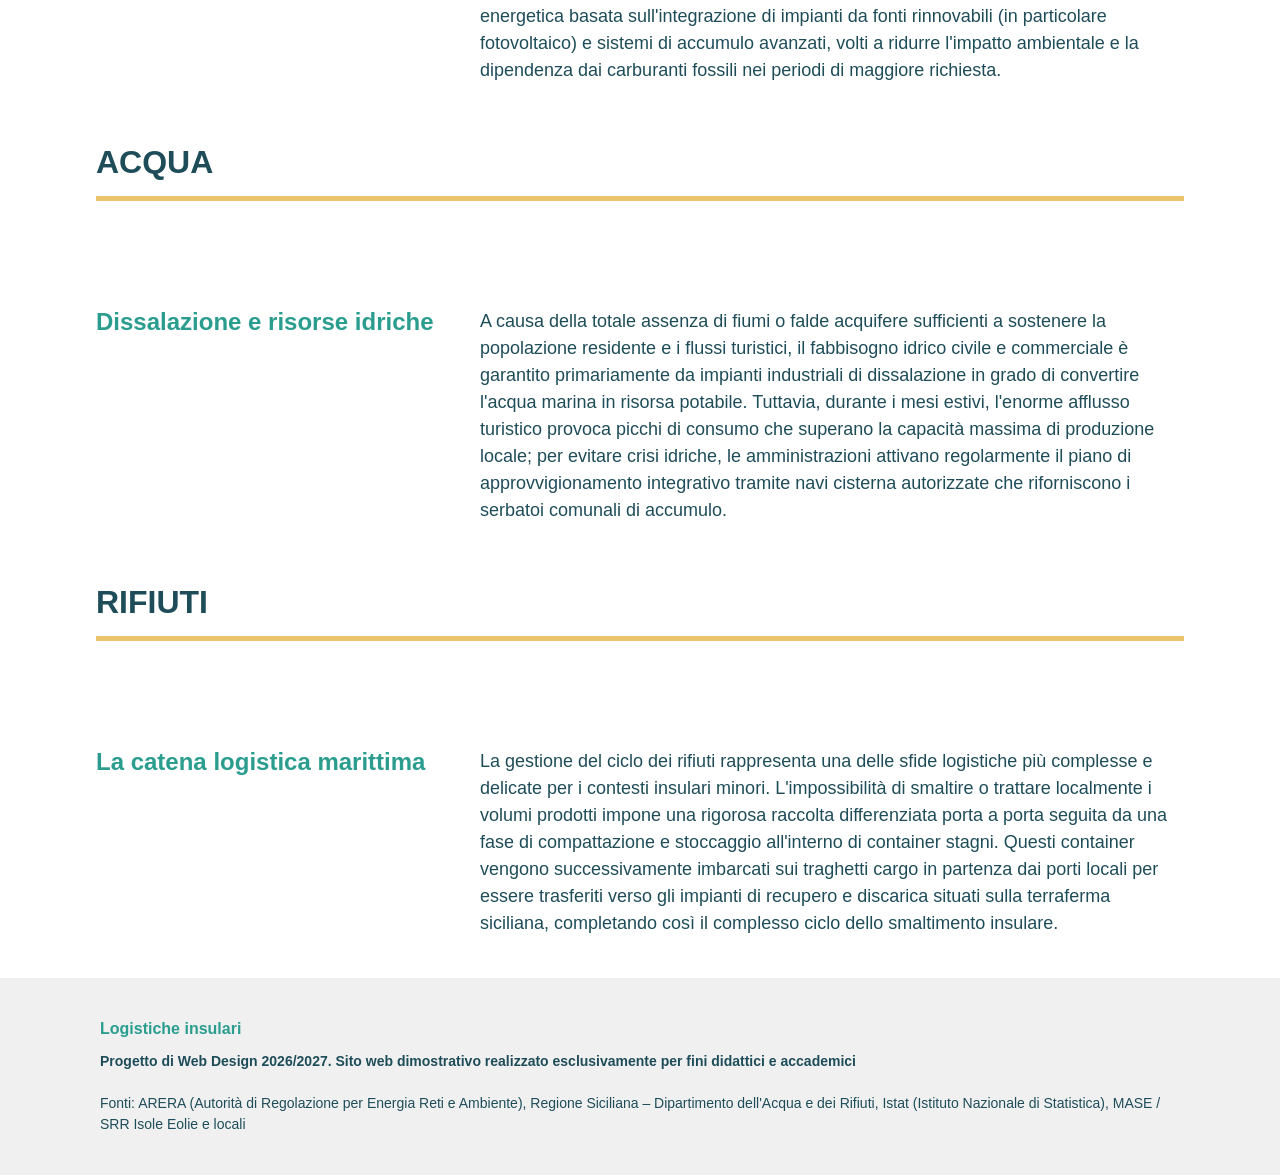
<file: isole/tema.html>
<!DOCTYPE html>
<html lang="it">

<head>
    <meta charset="UTF-8">
    <meta name="viewport" content="width=device-width, initial-scale=1.0">
    <title>Il sistema isola — Logistiche Insulari</title>
    <link rel="stylesheet" href="css/isole.css">
</head>

<body>
    <header>
        <nav>
            <a class="logo" href="index.html">Logistiche insulari</a>
            <ul class="menu">
                <li><a href="tema.html">Il sistema Isola</a></li>
                <li><a href="archivio.html">Isole</a></li>
                <li><a href="progetto.html">Info</a></li>
            </ul>
        </nav>
    </header>

    <main>
        <section class="sezione">
            <div class="hero hero--tema">
                <div class="hero-contenuto">
                    <h1>Il sistema isola</h1>
                </div>
            </div>
        </section>

        <section class="sezione sezione--tema-intro">
            <div class="contenitore contenitore-panoramica contenitore-panoramica--tema">
                <div class="intro">
                    <p>La condizione di isola minore comporta una naturale separazione dalle reti tecnologiche e
                        logistiche della terraferma. A differenza dei comuni continentali, le isole siciliane non godono
                        di una rete elettrica in alta tensione continua o di grandi acquedotti interrati, dovendo fare
                        affidamento su micro-sistemi locali, cavi sottomarini complessi e impianti di produzione
                        autonomi.</p>
                </div>
                <a href="archivio.html" class="hero-link">Scopri le isole →</a>
            </div>
        </section>

        <section class="sezione">
            <div class="contenitore">
                <h2>Mobilità</h2>
            </div>
            <div class="contenitore contenitore-panoramica">
                <div class="testo-argomento">
                    <h3>Viabilità e ordinanze locali</h3>
                    <p>I sistemi di trasporto e mobilità variano radicalmente a seconda della morfologia del territorio
                        e delle specifiche ordinanze comunali adottate per tutelare il paesaggio e la vivibilità. Si
                        passa così da contesti caratterizzati da una rete stradale estesa e carrabile — che permettono
                        la circolazione di autovetture, autobus di linea e mezzi commerciali — a isole a mobilità
                        esclusivamente pedonale o servite unicamente da veicoli elettrici leggeri, biciclette e golf
                        car, limitando drasticamente il traffico veicolare tradizionale soprattutto nei mesi di alta
                        stagione.</p>
                </div>
            </div>
        </section>

        <section class="sezione">
            <div class="contenitore">
                <h2>Energia</h2>
            </div>
            <div class="contenitore contenitore-panoramica">
                <div class="testo-argomento">
                    <h3>L'autosufficienza e le reti isolate</h3>
                    <p>L'approvvigionamento energetico delle isole minori siciliane non interconnesse si fonda
                        storicamente su centrali termoelettriche locali alimentate a combustibili fossili (gasolio),
                        indispensabili per garantire la produzione autonoma di energia elettrica in assenza di
                        collegamenti diretti con la rete ad alta tensione della terraferma. Negli ultimi anni, i piani
                        di sviluppo e le direttive del settore spingono verso una progressiva transizione energetica
                        basata sull'integrazione di impianti da fonti rinnovabili (in particolare fotovoltaico) e
                        sistemi di accumulo avanzati, volti a ridurre l'impatto ambientale e la dipendenza dai
                        carburanti fossili nei periodi di maggiore richiesta.</p>
                </div>
            </div>
        </section>

        <section class="sezione">
            <div class="contenitore">
                <h2>Acqua</h2>
            </div>
            <div class="contenitore contenitore-panoramica">
                <div class="testo-argomento">
                    <h3>Dissalazione e risorse idriche</h3>
                    <p>A causa della totale assenza di fiumi o falde acquifere sufficienti a sostenere la popolazione
                        residente e i flussi turistici, il fabbisogno idrico civile e commerciale è garantito
                        primariamente da impianti industriali di dissalazione in grado di convertire l'acqua marina in
                        risorsa potabile. Tuttavia, durante i mesi estivi, l'enorme afflusso turistico provoca picchi di
                        consumo che superano la capacità massima di produzione locale; per evitare crisi idriche, le
                        amministrazioni attivano regolarmente il piano di approvvigionamento integrativo tramite navi
                        cisterna autorizzate che riforniscono i serbatoi comunali di accumulo.
                    </p>
                </div>
            </div>
        </section>

        <section class="sezione">
            <div class="contenitore">
                <h2>Rifiuti</h2>
            </div>
            <div class="contenitore contenitore-panoramica">
                <div class="testo-argomento">
                    <h3>La catena logistica marittima</h3>
                    <p>La gestione del ciclo dei rifiuti rappresenta una delle sfide logistiche più complesse e delicate
                        per i contesti insulari minori. L'impossibilità di smaltire o trattare localmente i volumi
                        prodotti impone una rigorosa raccolta differenziata porta a porta seguita da una fase di
                        compattazione e stoccaggio all'interno di container stagni. Questi container vengono
                        successivamente imbarcati sui traghetti cargo in partenza dai porti locali per essere trasferiti
                        verso gli impianti di recupero e discarica situati sulla terraferma siciliana, completando così
                        il complesso ciclo dello smaltimento insulare.</p>
                </div>
            </div>
        </section>
    </main>

    <footer class="contenitore-footer">
        <div class="footer-testo">
            <p class="footer-conclusione">Logistiche insulari</p>
            <p class="footer-corso">Progetto di Web Design 2026/2027. Sito web dimostrativo realizzato esclusivamente per fini didattici e accademici</p>
            <p class="footer-fonti">Fonti: ARERA (Autorità di Regolazione per Energia Reti e Ambiente), Regione
                Siciliana – Dipartimento dell'Acqua e dei Rifiuti, Istat (Istituto Nazionale di Statistica), MASE / SRR
                Isole Eolie e locali</p>
        </div>
    </footer>
</body>

</html>
</file>
<file: style.css>
* {
  box-sizing: border-box;
}

body {
  margin: 0;
  font-family: "Schibsted Grotesk", sans-serif;
  font-size: 0.875rem;
  line-height: 1.35;
}

h1,
h2,
h3,
h4,
h5,
h6,
p,
ul,
ol {
  margin: 0;
}

img {
  display: block;
  max-width: 100%;
  height: auto;
}

header {
  padding: 16px;
  background-color: #2240AF;
}

header nav ul {
  display: flex;
  justify-content: space-between;
  align-items: center;
  gap: 32px;
  list-style-type: none;
}

a {
  color: #fff;
  text-decoration: none;
}

.nome-sito,
.menu {
  color: #fff;
  font-size: 16px;
}

.apertura {
  margin-bottom: 80px;
}

.contenitore-slide1 {
  background-image: url(img/64b437d9-ada5-4c75-a5c7-8195b3038020_2816x1536.jpg);
  background-size: cover;
  background-position: center;
  padding-bottom: 40px;
  margin-bottom: 40px;
  overflow: hidden;

}

h1 {
  color: #fff;
  font-size: 128px;
  line-height: 90%;
  text-transform: uppercase;
  font-weight: bold;
  width: 80%;
  padding: 150px 16px 20px 16px;
  border-bottom: 14px solid #2240AF;
}

.contenitore,.header-content,
.contenitore-intro {
  max-width: 1120px;
  margin: 0 auto;
  display: flex;
  align-items: center;
  justify-content: space-between;
  gap: 32px;
  margin: 0 auto;
  padding: 20px;
}

.contenitore-intro {
  font-size: 32px;
  line-height: 1,5;
  margin-bottom: 40px;
}

.testo {
  flex: 1;
}

h2 {
  color: #2240AF;
  font-size: 64px;
  line-height: 60px;
  text-transform: uppercase;
  padding-bottom: 20px;
  margin-bottom: 40px;
  border-bottom: 14px solid #2240AF;
}

.parola-evidenziata {
  color: #2240AF;
}

.testo p {
  font-size: 24px;
  line-height: 1.5;
  margin-bottom: 80px;
}

img {
  width: 100%;
  max-width: 448px;
  height: auto;
  object-fit: cover;
}

.contenitore-footer {
  padding: 16px;
  background-color: #2240AF;
  width: 100%;
}

.footer-testo {
  color: white;
  font-size: 40px;
  line-height: 48px;
  margin-bottom: 40px;
  max-width: 1120px;
  margin: 0 auto;
  padding: 16px;
  display: flex;
  align-items: center;
  justify-content: space-between;
}

.footer-corso {
  color: white;
  font-size: 16px;

}

@media (max-width: 600px) {
  .contenitore,
  .contenitore-intro,
  .footer-testo {
    flex-direction: column;
    align-items: flex-start;
    gap: 16px;
  }

  .testo {
    width: 100%;
  }

  h1 {
    font-size: 48px;
    width: 100%;
    padding-top: 80px;
    border-bottom: 7px solid #2240AF;
  }

  .nome-sito, .menu {
    font-size: 12px;
  }

  .contenitore-slide1{
    margin-bottom: 10px;
    padding-bottom: 20px;
  }

  .contenitore-intro {
    font-size: 20px;
    margin: 0;
  }

  h2 {
    font-size: 32px;
    line-height: 1.1;
    padding-bottom: 10px;
    border-bottom: 7px solid #2240AF;
    margin-bottom: 20px;
  }

  .testo p {
    font-size: 16px;
    margin-bottom: 20px;
  }

  .footer-corso {
    font-size: 14px;
    line-height: 1.5;
  }

  .footer-conclusione {
    font-size: 20px;
    line-height: 1.5;
  }
}
</file>
<file: isole/css/isole.css>
:root {
  --sfondo: #fff;
  --testo: #1E4D59;
  --tenue: #2A9D8F;
  --accento: #E9C46A;
  --filetto: #F0F0F0;
  --sottotitolo: #B3AEA9;

  --logo: 16px;
  --link: 16px;
  --nav: 14px;
  --didascalia: 14px;
  --h1: 80px;
  --intro: 28px;
  --h2: 32px;
  --h3: 24px;
  --p: 18px;
  --crediti: 10px;
}

/* Impostazioni di base */
* {
  box-sizing: border-box;
}

body {
  margin: 0;
  font-family: 'Segoe UI', Tahoma, Geneva, Verdana, sans-serif;
  font-size: 14px;
  line-height: 1.35;
  background-color: #fff;
}

h1, h2 {
  font-family: "Montserrat", sans-serif;
}

h1,
h2,
h3,
h4,
h5,
h6,
p,
ul,
dl,
dt,
dd,
figure,
figcaption {
  margin: 0;
  padding: 0;
}

a {
  color: inherit;
  text-decoration: none;
}

img {
  display: block;
  width: 100%;
  height: auto;
}

header {
  width: 100%;
  background-color: var(--sfondo);
  border-bottom: 5px solid var(--accento);
  margin-bottom: 12px;
}

/* NAV */
header nav {
  max-width: 1120px;
  margin: 0 auto;
  padding: 26px;
  display: flex;
  justify-content: space-between;
  align-items: center;
}

.logo {
  color: var(--tenue);
  font-weight: bold;
  font-size: var(--nav);
}

.menu {
  display: flex;
  list-style: none;
  gap: 24px;
}

.menu a {
  color: var(--tenue);
  font-size: var(--nav);
}

a:hover {
  color: var(--accento);
  text-decoration: underline;
}

.sezione {
  width: 100%;
  margin-bottom: 0;
}

.hero {
  width: 100%;
  height: 500px;
  background-size: cover;
  background-position: center;
  display: flex;
  align-items: center;
  justify-content: center;
}

.hero--lipari {
  background-image: url(../img/lipari_hero.jpg);
}

.hero--favignana {
  background-image: url(../img/favignana_hero.jpg);
}

h1 {
  color: var(--sfondo);
  font-size: var(--h1);
  font-weight: bold;
  text-transform: uppercase;
  text-align: center;
}

.crediti {
  max-width: 1120px;
  margin: 0 auto 9px auto;
  padding: 1rem;
}

.crediti p {
  font-size: var(--crediti);
  color: var(--sottotitolo);
  display: flex;
  justify-content: flex-end;
  padding: 0;
  margin-bottom: 0;
}

.contenitore {
  max-width: 1120px;
  margin: 0 auto 25px auto;
  padding: 1rem;
  display: flex;
  justify-content: space-between;
  align-items: flex-start;
}

.intro {
  flex: 1;
}

.sezione p {
  font-size: 18px;
  line-height: 150%;
  color: var(--testo);
  width: 100%;
}

.intro p {
  font-size: var(--intro);
  line-height: 150%;
  color: var(--testo);
}

.sezione .contenitore {
  flex-wrap: wrap;
}

h2 {
  color: var(--testo);
  font-size: var(--h2);
  font-weight: 700;
  text-transform: uppercase;
  padding-bottom: 12px;
  border-bottom: 5px solid var(--accento);
  width: 100%;
  margin-bottom: 25px;
}

h3 {
  color: var(--tenue);
  font-size: var(--h3);
  font-weight: 600;
  line-height: 120%;
  width: 100%;
  margin-bottom: 25px;
}

.contenitore-panoramica .intro p {
  font-size: var(--intro);
}

.didascalia {
  font-size: var(--didascalia);
  line-height: 150%;
  color: var(--sottotitolo);
  margin-top: 12px;
  font-style: italic;
}

.link-successivo {
  color: var(--tenue);
  font-size: var(--link);
  font-weight: 700;
  display: flex;
  justify-content: flex-end;
  margin-bottom: 80px;
}

.contenitore-footer {
  background-color: var(--filetto);
  width: 100%;
  padding: 40px 0;
  color: var(--testo);
}

.footer-testo {
  max-width: 1120px;
  margin: 0 auto;
  padding: 0 20px;
  display: flex;
  flex-direction: column;
  gap: 12px;
}

.footer-conclusione {
  font-size: var(--logo);
  font-weight: 700;
  color: var(--tenue);
}

.footer-corso {
  font-size: var(--nav);
  font-weight: 600;
}

.footer-fonti {
  font-size: var(--nav);
  line-height: 150%;
  color: var(--testo);
  margin-top: 10px;
}

/* HOMEPAGE */
.hero--home {
  background-image: linear-gradient(rgba(0, 0, 0, 0.1), rgba(0, 0, 0, 0.1)), url(../img/homepage_hero.jpg);
  background-repeat: no-repeat;
}

.hero--tema {
  background-image: none;
  height: 400px;
}

.hero--tema h1 {
  color: var(--testo);
  text-transform: none;
  font-size: 80px;
}

.hero-contenuto {
  max-width: 1120px;
  width: 100%;
  margin: 0 auto;
  padding: 1rem;
  display: flex;
  flex-direction: column;
  align-items: flex-start;
}

.hero--home h1 {
  font-size: var(--h1);
  line-height: 100%;
  text-align: left;
  margin-bottom: 25px;
}

.hero-sottotitolo {
  color: var(--sfondo);
  font-size: var(--intro);
  font-weight: 700;
  margin-bottom: 50px;
}

.hero-link {
  font-size: var(--link);
  font-weight: 700;
  text-decoration: none;
  color: var(--sfondo);
  background-color: var(--tenue);
  border: var(--tenue) 10px solid;
  border-radius: 20px;
}

.hero-link:hover {
  color: var(--sfondo);
  text-decoration: none;
  background-color: var(--accento);
  border: var(--accento) 10px solid;
}

.h2-contenitore {
  margin-bottom: 0;
  padding: 0;
}

/*PANORAMICA HOMEPAGE e TEMA */
.contenitore-panoramica {
  flex-wrap: wrap;
  display: flex;
  max-width: 1120px;
  margin: 0 auto;
  padding: 1rem;
  align-items: flex-start;
}

.contenitore-panoramica--tema {
  margin-bottom: 50px;
}

.sezione--tema-intro {
  background-color: var(--filetto);
}

.contenitore-panoramica h3,
.contenitore-panoramica p {
  margin: 25px 0;
}

.sezione-panoramica > .contenitore-panoramica:first-child {
  border-bottom: var(--sottotitolo) 1px solid;
}

.sezione-panoramica {
  font-size: var(--p);
  line-height: 150%;
  color: var(--tenue);
  margin-bottom: 50px;
}

.contenitore-panoramica h3 {
  flex: 1;
}

.contenitore-panoramica p {
  flex: 2;
}

.contenitore-panoramica--tema {
  flex-direction: column;
  align-items: stretch;
}

.contenitore-panoramica--tema > .intro {
  flex: initial;
}

.contenitore-panoramica--tema > .hero-link {
  align-self: flex-end;
}

.contenitore-panoramica > .testo-argomento {
  display: flex;
  align-items: flex-start;
  gap: 2rem;
  width: 100%;
}

.contenitore-panoramica > .testo-argomento h3 {
  flex: 1;
  width: auto;
}

.contenitore-panoramica > .testo-argomento p {
  flex: 2;
  width: auto;
}

.link-scopri {
  align-self: flex-end;
  color: var(--tenue);
  font-size: var(--link);
  font-weight: 700;
}

.contenitore-isole-evidenza {
  padding: 1rem;
}

.sezione-isole-evidenza {
  background-color: var(--filetto);
}

.contenitore-card {
  display: grid;
  grid-template-columns: 1fr 1fr;
  align-items: start;
  gap: 2rem;
}

.card-isola {
  background-color: var(--sfondo);
  padding: 0.5rem 0.5rem 1rem 0.5rem;
  border-radius: 20px;
  border: var(--tenue) 2px solid;
}

.card-isola:hover {
  border: var(--accento) 2px solid;
}

.card-isola img {
  width: 100%;
  height: 200px;
  border-radius: 20px;
  margin-bottom: 10px;
  object-fit: cover;
}

.card-info {
  padding: 0 1rem;
}

.card-isola p {
  font-size: var(--didascalia);
  text-transform: uppercase;
  font-weight: 600;
  color: var(--tenue);
  margin-bottom: 10px;
}

.card-titolo {
  font-size: var(--p);
  color: var(--testo);
}

/* CSS Archivio */
.hero--archivio {
  background-image: url(../img/isole_hero.jpg);
}

.contenitore-colonna {
  flex-direction: column;
  gap: 25px;
}

.griglia-card {
  display: grid;
  grid-template-columns: repeat(3, 1fr);
  gap: 32px;
  width: 100%;
}

/* Pagine isola*/
.contenitore-intro {
  max-width: 1120px;
  margin: 0 auto 50px auto;
  padding: 1rem;
  display: flex;
  justify-content: space-between;
  align-items: flex-start;
  gap: 2rem;
}

.dati-comune {
  display: flex;
  gap: 2rem;
}

dt {
  font-size: 16px;
  font-weight: 600;
  line-height: 110%;
  text-transform: uppercase;
  color: var(--tenue);
  margin-bottom: 12px;
  border-top: 5px solid var(--accento);
  padding-top: 8px;
}

dd.valore {
  font-size: 28px;
  font-weight: 800;
  color: var(--testo);
  line-height: 32px;
  margin-bottom: 12px;
}

dd.fonte {
  font-size: 14px;
  color: var(--sottotitolo);
}

.contenitore-tema {
  display: flex;
  max-width: 1120px;
  margin: 0 auto;
  padding: 1rem;
  align-items: flex-start;
}

.contenitore-tema h3,
.contenitore-tema p {
  margin: 25px 0;
}

.sistema-isola {
  background-color: var(--filetto);
  font-size: var(--p);
  line-height: 150%;
  color: var(--tenue);
  margin-bottom: 50px;
}

.contenitore-tema h3 {
  flex: 1;
}

.contenitore-tema p {
  flex: 2;
}

.contenitore-argomento {
  display: flex;
  align-items: center;
  gap: 32px;
  width: 100%;
  margin-bottom: 25px;
}

.testo-argomento {
  flex: 1;
  min-width: 0;
}

.blocco-immagine {
  flex: 1;
  width: 45%;
  max-width: 450px;
  margin: 0;
}

@media (max-width: 40em) {
  .contenitore {
    max-width: 1120px;
    margin: 0 auto 25px auto;
  }

  .logo {
    font-size: 14px;
  }

  .menu a {
    font-size: 12px;
  }

  .hero {
    height: 300px;
  }

  h1 {
    font-size: 64px;
  }

  .hero--tema h1 {
    font-size: 64px;
  }

  .hero--home h1 {
    font-size: 40px;
  }

  .contenitore-intro {
    flex-direction: column;
    align-items: center;
    gap: 50px;
  }

  dt {
    font-size: 14px;
  }

  dd.valore {
    font-size: 24px;
  }

  dd.fonte {
    font-size: 12px;
  }

  .intro p {
    font-size: 24px;
  }

  .contenitore-panoramica--tema .intro p {
    font-size: 24px;
  }

  .sistema-isola {
    font-size: 14px;
  }

  h2 {
    font-size: 22px;
  }

  h3 {
    font-size: 18px;
  }

  .sezione p {
    font-size: 14px;
  }

  .contenitore-argomento {
    flex-direction: column;
    align-items: stretch;
    gap: 25px;
  }

  .contenitore-panoramica > .testo-argomento {
    flex-direction: column;
    gap: 0;
  }

  .contenitore-panoramica > .testo-argomento h3,
  .contenitore-panoramica > .testo-argomento p {
    flex: initial;
    width: 100%;
  }

  .blocco-immagine {
    width: 100%;
    max-width: none;
  }

  .contenitore-card,
  .griglia-card {
    grid-template-columns: 1fr;
  }

  .footer-conclusione {
    font-size: 14px;
  }

  .footer-corso,
  .footer-fonti {
    font-size: 12px;
  }
}
</file>
